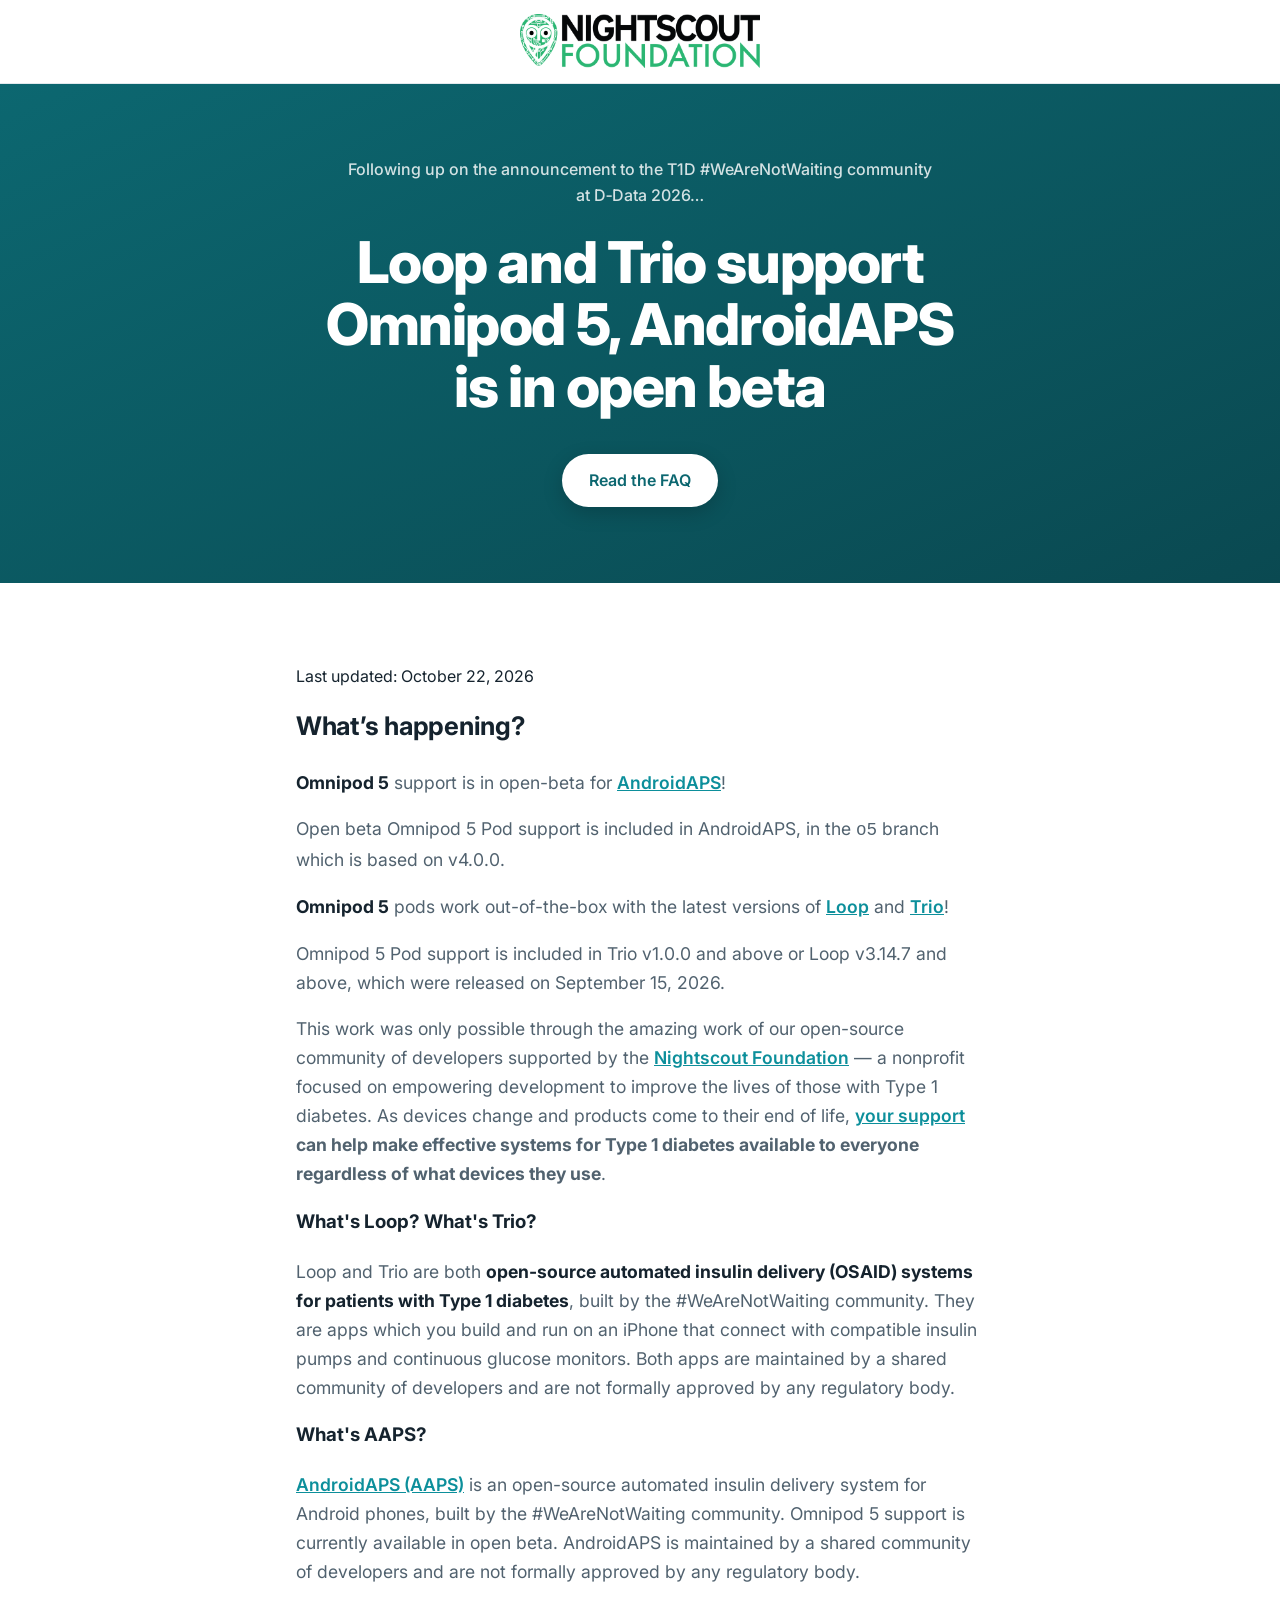
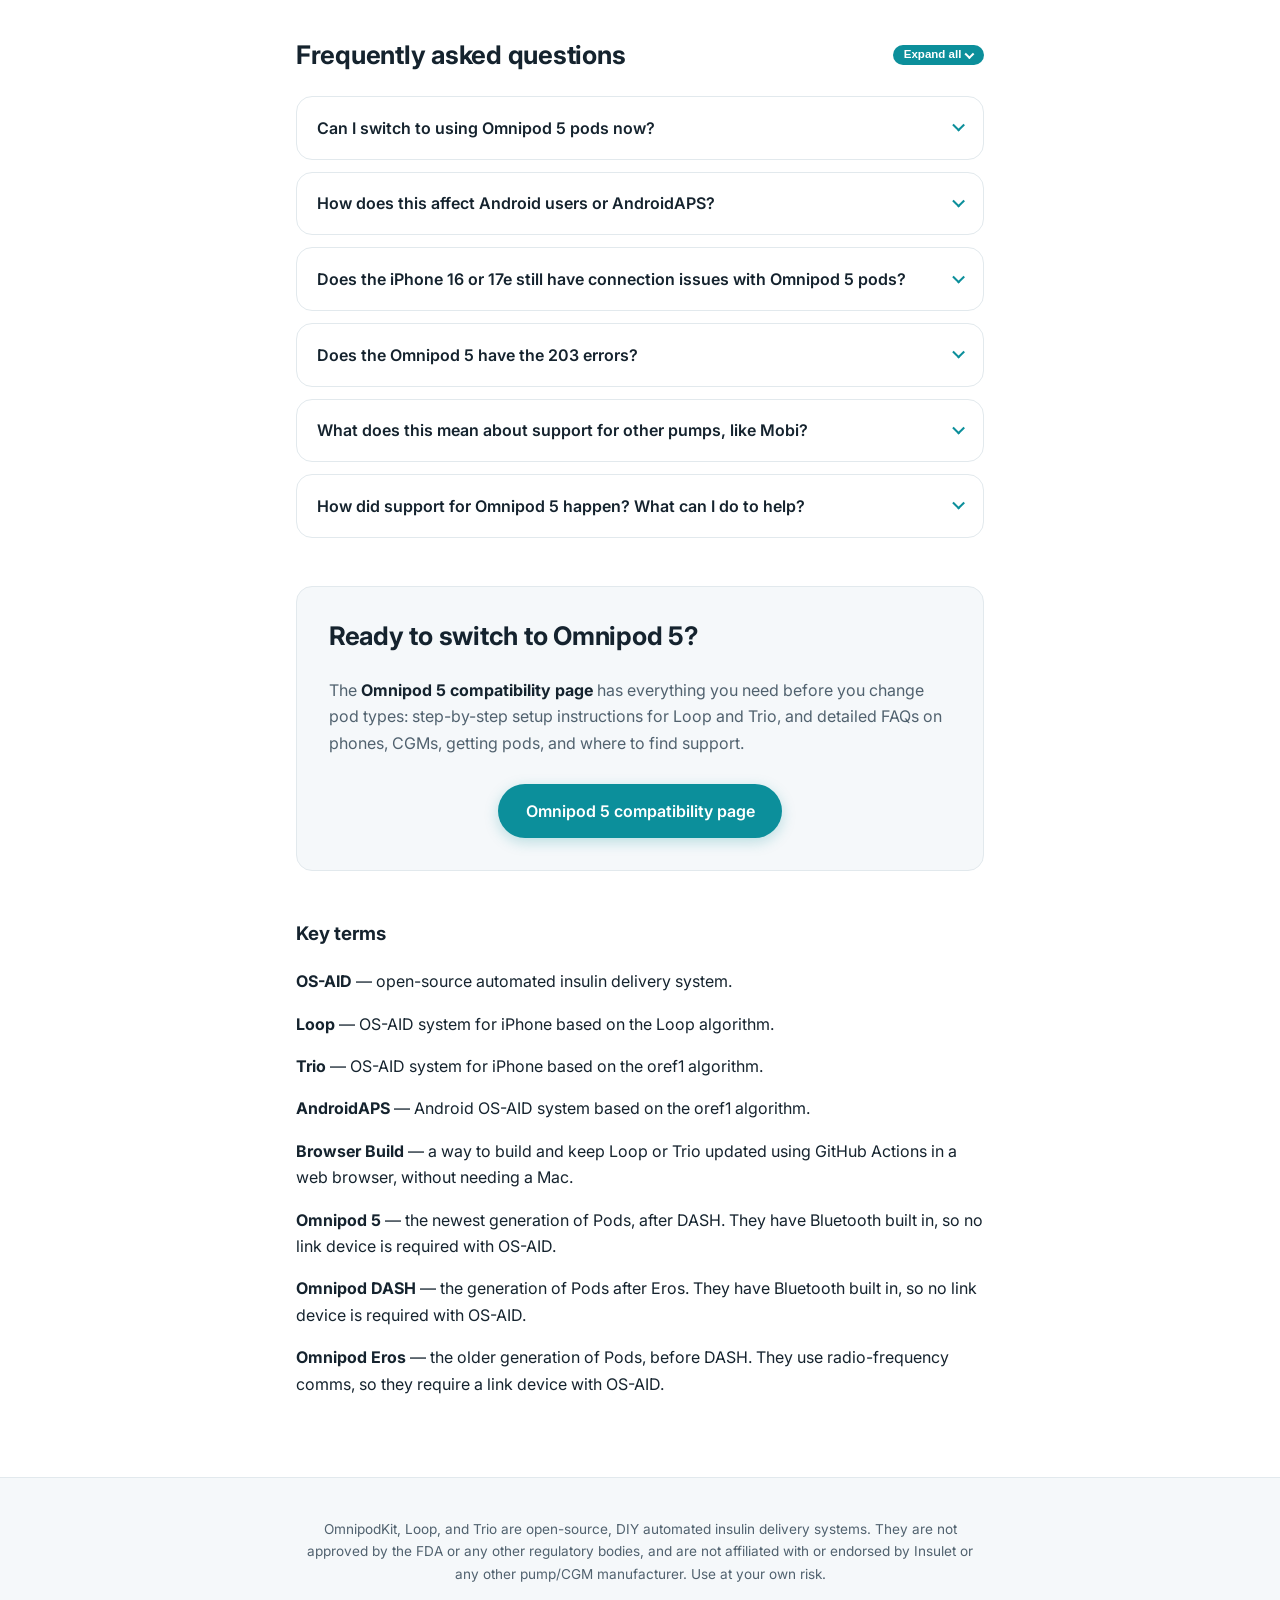
<file: index.html>
<!DOCTYPE html>
<html lang="en">
<head>
  <meta charset="utf-8">
  <meta name="viewport" content="width=device-width, initial-scale=1">
  <title>Omnipod 5 Support for Loop, Trio, and AndroidAPS</title>
  <meta name="description" content="Loop and Trio support Omnipod 5 Pods, and open beta testing is now available for AndroidAPS.">
  <link rel="canonical" href="https://nightscout.github.io/omnipod-five/">
  <link rel="icon" type="image/x-icon" href="favicon.ico">
  <meta name="theme-color" content="#0c6770">
  <meta property="og:site_name" content="Omnipod 5 Open-Source AID">
  <meta property="og:title" content="Omnipod 5 support for Loop, Trio, and AndroidAPS">
  <meta property="og:description" content="Loop and Trio support Omnipod 5 Pods, and open beta testing is now available for AndroidAPS.">
  <meta property="og:url" content="https://nightscout.github.io/omnipod-five/">
  <meta property="og:type" content="website">
  <meta property="og:image" content="https://nightscout.github.io/omnipod-five/og-image.png">
  <meta property="og:image:width" content="1200">
  <meta property="og:image:height" content="630">
  <meta property="og:image:alt" content="Nightscout Foundation logo">
  <meta name="twitter:card" content="summary_large_image">
  <meta name="twitter:title" content="Omnipod 5 support for Loop, Trio, and AndroidAPS">
  <meta name="twitter:description" content="Loop and Trio support Omnipod 5 Pods, and open beta testing is now available for AndroidAPS.">
  <meta name="twitter:image" content="https://nightscout.github.io/omnipod-five/og-image.png">
  <link rel="preconnect" href="https://fonts.googleapis.com">
  <link rel="preconnect" href="https://fonts.gstatic.com" crossorigin>
  <link href="https://fonts.googleapis.com/css2?family=Inter:wght@400;500;600;800&display=swap" rel="stylesheet">
  <link rel="stylesheet" href="style.css">
  <script async src="https://www.googletagmanager.com/gtag/js?id=UA-79494897-1"></script><script>window.dataLayer = window.dataLayer || [];function gtag(){dataLayer.push(arguments);}gtag('js', new Date());gtag('set', 'developer_id.dZjQwMz', true);gtag('config', 'UA-79494897-1');</script>
</head>
<body>
  <div class="topbar">
    <div class="wrap logos">
      <img class="logo-ns" src="https://nightscout.github.io/omnipod-five/logo.png" alt="Nightscout Foundation">
    </div>
  </div>

  <header class="hero">
    <div class="wrap">
      <p class="kicker">
        Following up on the announcement to the T1D #WeAreNotWaiting community at
        <span class="nowrap">D&#8209;Data&nbsp;2026&hellip;</span>
      </p>
      <h1>Loop and Trio support Omnipod&nbsp;5, AndroidAPS is in open beta</h1>
      <div class="cta-row">
        <a class="btn btn-primary" href="#faq">Read the FAQ</a>
      </div>
    </div>
  </header>

  <main class="wrap">
    <p>Last updated: October 22, 2026</p>
    <section id="about" class="about">
      <h2>What&rsquo;s happening?</h2>
      <p>
        <strong>Omnipod&nbsp;5</strong> support is in open-beta for 
        <a href="https://loopdocs.org" target="_blank" rel="noopener">AndroidAPS</a>!
      </p>
      <p>
        Open beta Omnipod&nbsp;5 Pod support is included in AndroidAPS, in the <code>o5</code> branch which is based on v4.0.0.
      </p>
      <p>
        <strong>Omnipod&nbsp;5</strong> pods work out-of-the-box with the latest versions of
        <a href="https://loopdocs.org" target="_blank" rel="noopener">Loop</a> and
        <a href="https://triodocs.org" target="_blank" rel="noopener">Trio</a>!
      </p>
      <p>
        Omnipod&nbsp;5 Pod support is included in Trio&nbsp;v1.0.0 and above or Loop&nbsp;v3.14.7 and above,
        which were released on September&nbsp;15,&nbsp;2026.
      </p>

      <p>This work was only possible through the amazing work of
        our open-source community of developers supported by the
        <a href="https://www.nightscoutfoundation.org/new-products/p/direct-donation-apa26" target="_blank" rel="noopener">Nightscout Foundation</a>
        &mdash; a nonprofit focused on empowering development to improve the lives of those with
        Type&nbsp;1 diabetes.
        As devices change and products come to their end of life, <b><a href="https://www.nightscoutfoundation.org/new-products/p/direct-donation-apa26" target="_blank" rel="noopener">your support</a> can help make effective systems for Type 1 diabetes available to everyone regardless of what devices they use</b>.</p>

        
      <h3>What's Loop? What's Trio?</h3>
      <p>
        Loop and Trio are both <strong>open-source automated insulin delivery (OSAID) systems for patients with Type 1 diabetes</strong>, built by the #WeAreNotWaiting community.
        They are apps which you build and run on an iPhone that connect with compatible insulin pumps and continuous glucose monitors.
        Both apps are maintained by a shared community of developers and are not formally approved by any regulatory body.
      </p>
      <h3>What's AAPS?</h3>
      <p>
        <a href="https://androidaps.readthedocs.io/en/latest/" target="_blank" rel="noopener">AndroidAPS (AAPS)</a>
        is an open-source automated insulin delivery system for Android phones, built by the #WeAreNotWaiting community.
        Omnipod&nbsp;5 support is currently available in open beta. AndroidAPS is maintained by a shared community of developers and are not formally approved by any regulatory body.
      </p>

    </section>

    <section id="faq" class="faq" itemscope itemtype="https://schema.org/FAQPage">
      <h2 class="faq-head">Frequently asked questions
        <span class="faq-head-actions">
          <button type="button" class="btn faq-expand-toggle">Expand all</button>
        </span>
      </h2>

      <details id="switch-now" itemprop="mainEntity" itemscope itemtype="https://schema.org/Question">
        <summary itemprop="name">Can I switch to using Omnipod 5 pods now?</summary>
        <meta itemprop="keywords" content="availability, available now, use today, ready, switch, main branch, update, omnipodkit, dash, eros, 203 errors, atlas, version, v1.0.0, v3.14.7">
        <div class="answer" itemprop="acceptedAnswer" itemscope itemtype="https://schema.org/Answer"><div itemprop="text">
          <p>
            <b>Yes!</b> Omnipod&nbsp;5 support, along with a fix which reduces the frequency of 203 errors with DASH Atlas pods, is now in the
            main branches of both Loop and Trio. Update your app to the latest version, then
            switch your pod type to Omnipod&nbsp;5.
          </p>
          <p>
            See the <a href="compatibility.html">Omnipod&nbsp;5 compatibility page</a> for known
            limitations, setup instructions, and more detailed FAQs.
          </p>
        </div></div>
      </details>

      <details id="androidaps" itemprop="mainEntity" itemscope itemtype="https://schema.org/Question">
        <summary itemprop="name">How does this affect Android users or AndroidAPS?</summary>
        <meta itemprop="keywords" content="android, aaps, samsung, pixel, eta, timeline, discord, facebook">
        <div class="answer" itemprop="acceptedAnswer" itemscope itemtype="https://schema.org/Answer"><div itemprop="text">
          <p>
            Loop and Trio are for iOS (iPhone) only. If you are very keen to use Omnipod 5 pods,
            you can join the AndroidAPS open beta on Android or get an iPhone and switch to Loop or Trio.
          </p>
          <p>
            Omnipod&nbsp;5 support is now available in the AndroidAPS open beta. This is beta
            software, so review the AAPS guidance and make sure you understand the risks before
            using it.
          </p>
          <p>
            For open beta information and updates, monitor the
            <a href="https://www.facebook.com/groups/1900195340201874/" target="_blank" rel="noopener">AAPS Users Facebook group</a>
            or the <a href="https://discord.gg/unXQHEEYtF" target="_blank" rel="noopener">WeAreNotWaiting Discord server</a>.
          </p>
        </div></div>
      </details>

      <details id="iphone-16-17e" itemprop="mainEntity" itemscope itemtype="https://schema.org/Question">
        <summary itemprop="name">Does the iPhone 16 or 17e still have connection issues with Omnipod 5 pods?</summary>
        <meta itemprop="keywords" content="iphone 16, iphone 17e, connection issues, bluetooth, disconnect, pairing, atlas, dash, compatibility, phone model">
        <div class="answer" itemprop="acceptedAnswer" itemscope itemtype="https://schema.org/Answer"><div itemprop="text">
          <p>
            There has been no indication that the iPhone&nbsp;16 or 17e have the same
            connection issues with Omnipod&nbsp;5 pods as with DASH Atlas pods.
          </p>
        </div></div>
      </details>

      <details id="203-errors" itemprop="mainEntity" itemscope itemtype="https://schema.org/Question">
        <summary itemprop="name">Does the Omnipod 5 have the 203 errors?</summary>
        <meta itemprop="keywords" content="203 error, pod error, fault, failure, screamer, alarm, atlas, dash, bluetooth, main branch">
        <div class="answer" itemprop="acceptedAnswer" itemscope itemtype="https://schema.org/Answer"><div itemprop="text">
          <p>
            We can&rsquo;t guarantee you won&rsquo;t encounter a 203 error or any other
            error, but at this time there has been no indication that the frequency of
            203 errors persists with Omnipod&nbsp;5 pods.
          </p>
          <p>
            Also, if you update your Loop or Trio app to the latest version on the main branch,
            you&rsquo;ll get a fix which reduces the frequency of 203 errors with DASH Atlas pods.
          </p>
        </div></div>
      </details>

      <details id="other-pumps" itemprop="mainEntity" itemscope itemtype="https://schema.org/Question">
        <summary itemprop="name">What does this mean about support for other pumps, like Mobi?</summary>
        <meta itemprop="keywords" content="tandem mobi, t:slim, tslim, other pumps, new pumps, pump support">
        <div class="answer" itemprop="acceptedAnswer" itemscope itemtype="https://schema.org/Answer"><div itemprop="text">
          <p>
            The same developers working on Omnipod&nbsp;5 are also working on Mobi.
            Omnipod&nbsp;5 took priority due to the drastic increase in 203 errors and
            iPhone 16/17e communication issues. We are still working on Mobi and
            hope to have an update for you&hellip; soon&trade;&#65039;&hellip;
          </p>
        </div></div>
      </details>

      <details id="how-to-help" itemprop="mainEntity" itemscope itemtype="https://schema.org/Question">
        <summary itemprop="name">How did support for Omnipod&nbsp;5 happen? What can I do to help?</summary>
        <meta itemprop="keywords" content="donate, donation, support, funding, contribute, volunteer, nightscout foundation, nonprofit, give back, how it happened">
        <div class="answer" itemprop="acceptedAnswer" itemscope itemtype="https://schema.org/Answer"><div itemprop="text">
          <p>
            Loop and Trio are projects built and maintained entirely by volunteers,
            and they will always be free to use. The Omnipod&nbsp;5 driver alone in
            OmnipodKit represents years of volunteer work by open-source developers,
            supported through the Nightscout Foundation. If these systems have helped
            you and you&rsquo;d like to help support the community, the
            <a href="https://www.nightscoutfoundation.org/new-products/p/direct-donation-apa26" target="_blank" rel="noopener">Nightscout Foundation</a>
            is a nonprofit focused on empowering development to improve the lives of
            those with Type&nbsp;1 diabetes and would be grateful for your support.
          </p>
        </div></div>
      </details>

    </section>

    <section id="compatibility" class="callout">
      <h2>Ready to switch to Omnipod&nbsp;5?</h2>
      <p>
        The <strong>Omnipod&nbsp;5 compatibility page</strong> has everything you need before you change pod types:
        step-by-step setup instructions for Loop and Trio, and detailed FAQs on
        phones, CGMs, getting pods, and where to find support.
      </p>
      <div class="cta-row">
        <a class="btn" href="compatibility.html">Omnipod&nbsp;5 compatibility page</a>
      </div>
    </section>

    <section id="key-terms" class="key-terms">
      <h3>Key terms</h3>
      <p><strong>OS-AID</strong> &mdash; open-source automated insulin delivery system.</p>
      <p><strong>Loop</strong> &mdash; OS-AID system for iPhone based on the Loop algorithm.</p>
      <p><strong>Trio</strong> &mdash; OS-AID system for iPhone based on the oref1 algorithm.</p>
      <p><strong>AndroidAPS</strong> &mdash; Android OS-AID system based on the oref1 algorithm.</p>
      <p><strong>Browser Build</strong> &mdash; a way to build and keep Loop or Trio updated using GitHub Actions in a web browser, without needing a Mac.</p>
      <p><strong>Omnipod 5</strong> &mdash; the newest generation of Pods, after DASH. They have Bluetooth built in, so no link device is required with OS-AID.</p>
      <p><strong>Omnipod DASH</strong> &mdash; the generation of Pods after Eros. They have Bluetooth built in, so no link device is required with OS-AID.</p>
      <p><strong>Omnipod Eros</strong> &mdash; the older generation of Pods, before DASH. They use radio-frequency comms, so they require a link device with OS-AID.</p>
    </section>
  </main>

  <footer class="site-footer">
    <div class="wrap">
      <p class="disclaimer">
        OmnipodKit, Loop, and Trio are open-source, DIY automated insulin
        delivery systems. They are not approved by the FDA or any other regulatory bodies, and are not
        affiliated with or endorsed by Insulet or any other pump/CGM manufacturer. Use at
        your own risk.
      </p>
    </div>
  </footer>

  <script src="faq.js" defer></script>
</body>
</html>
</file>
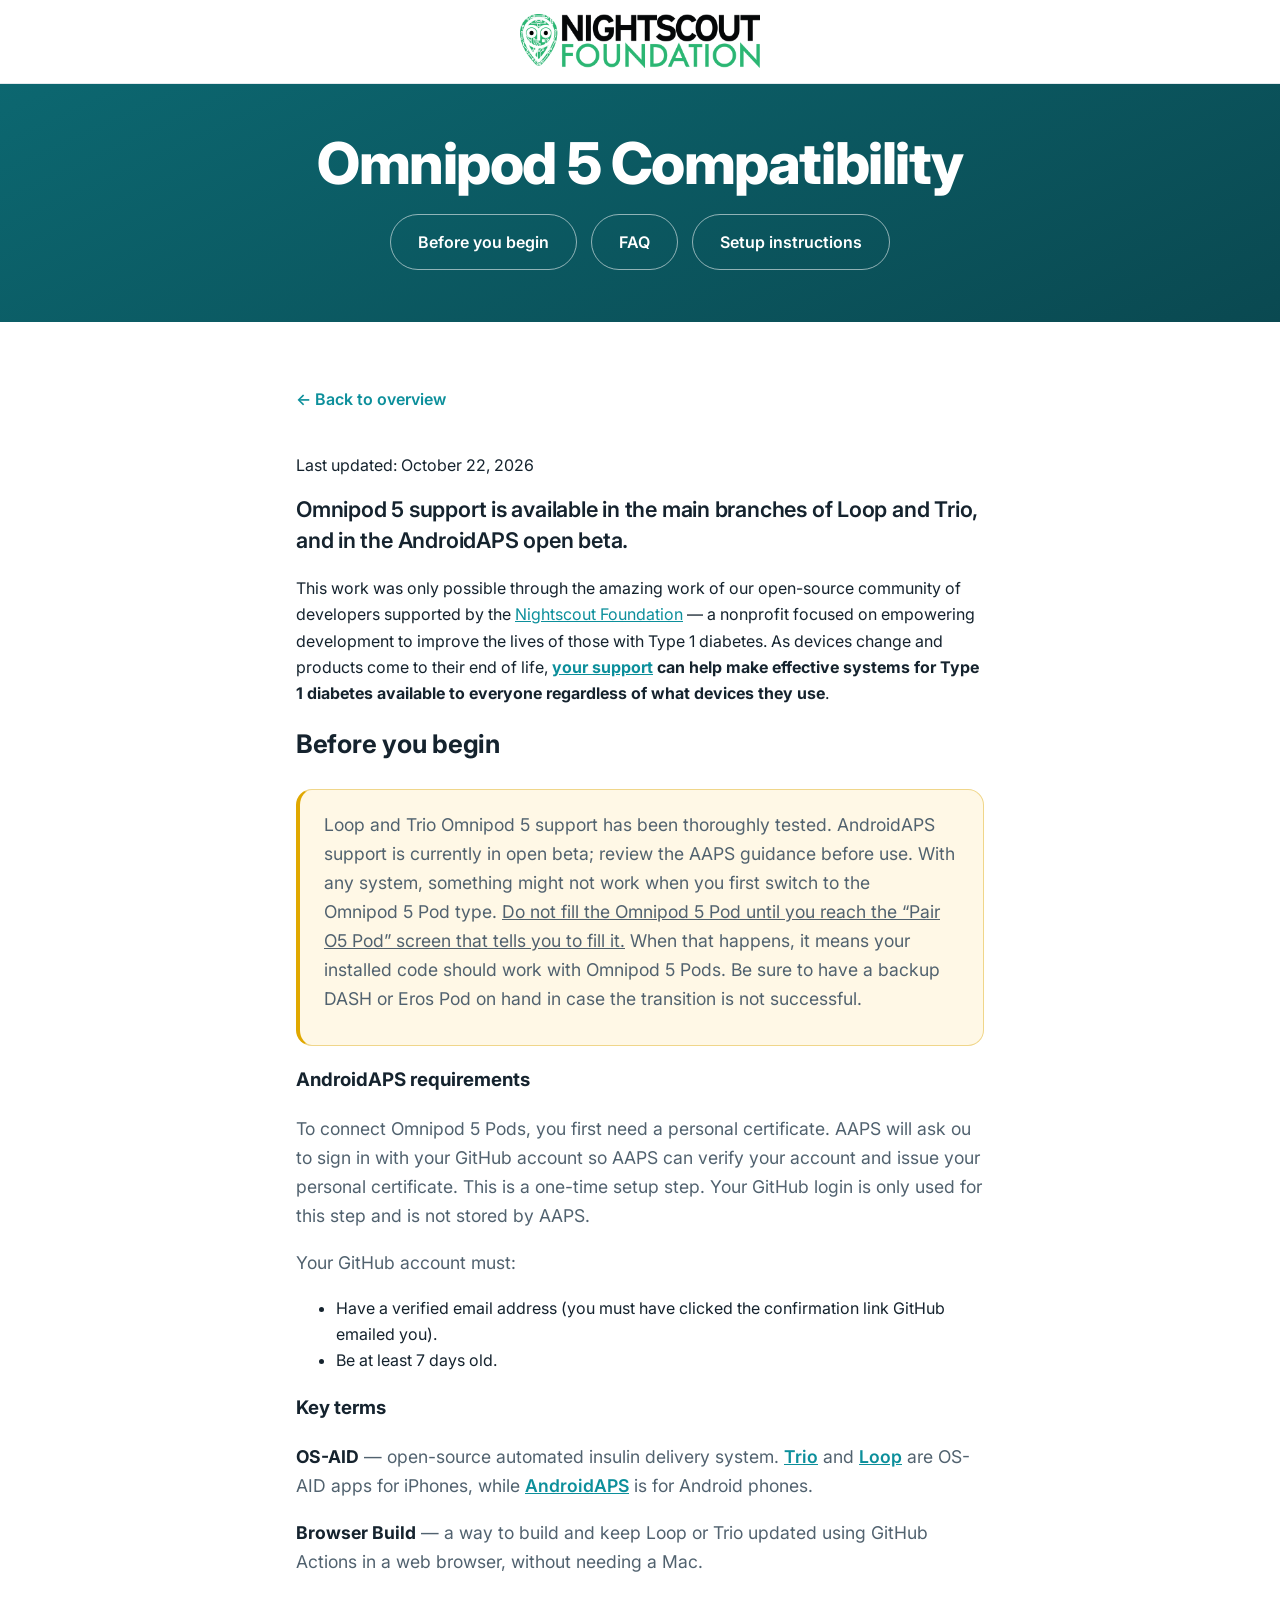
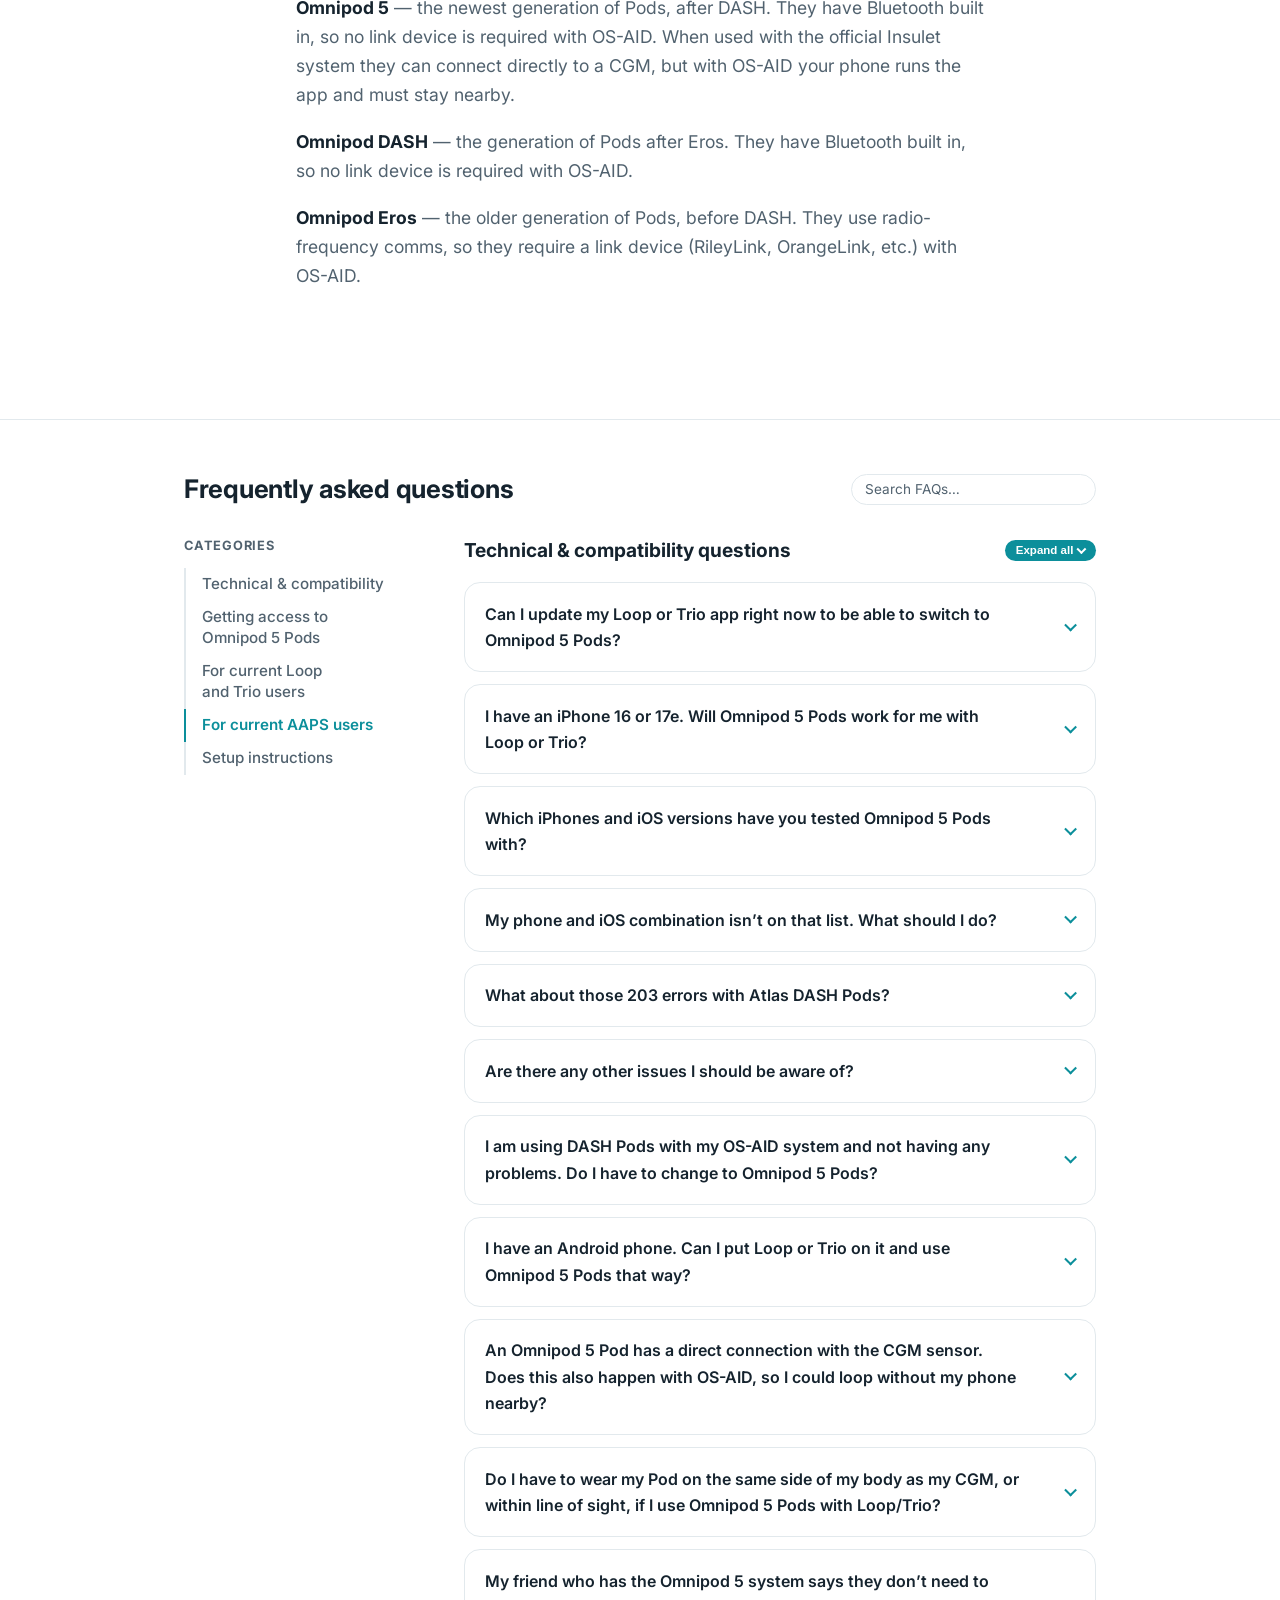
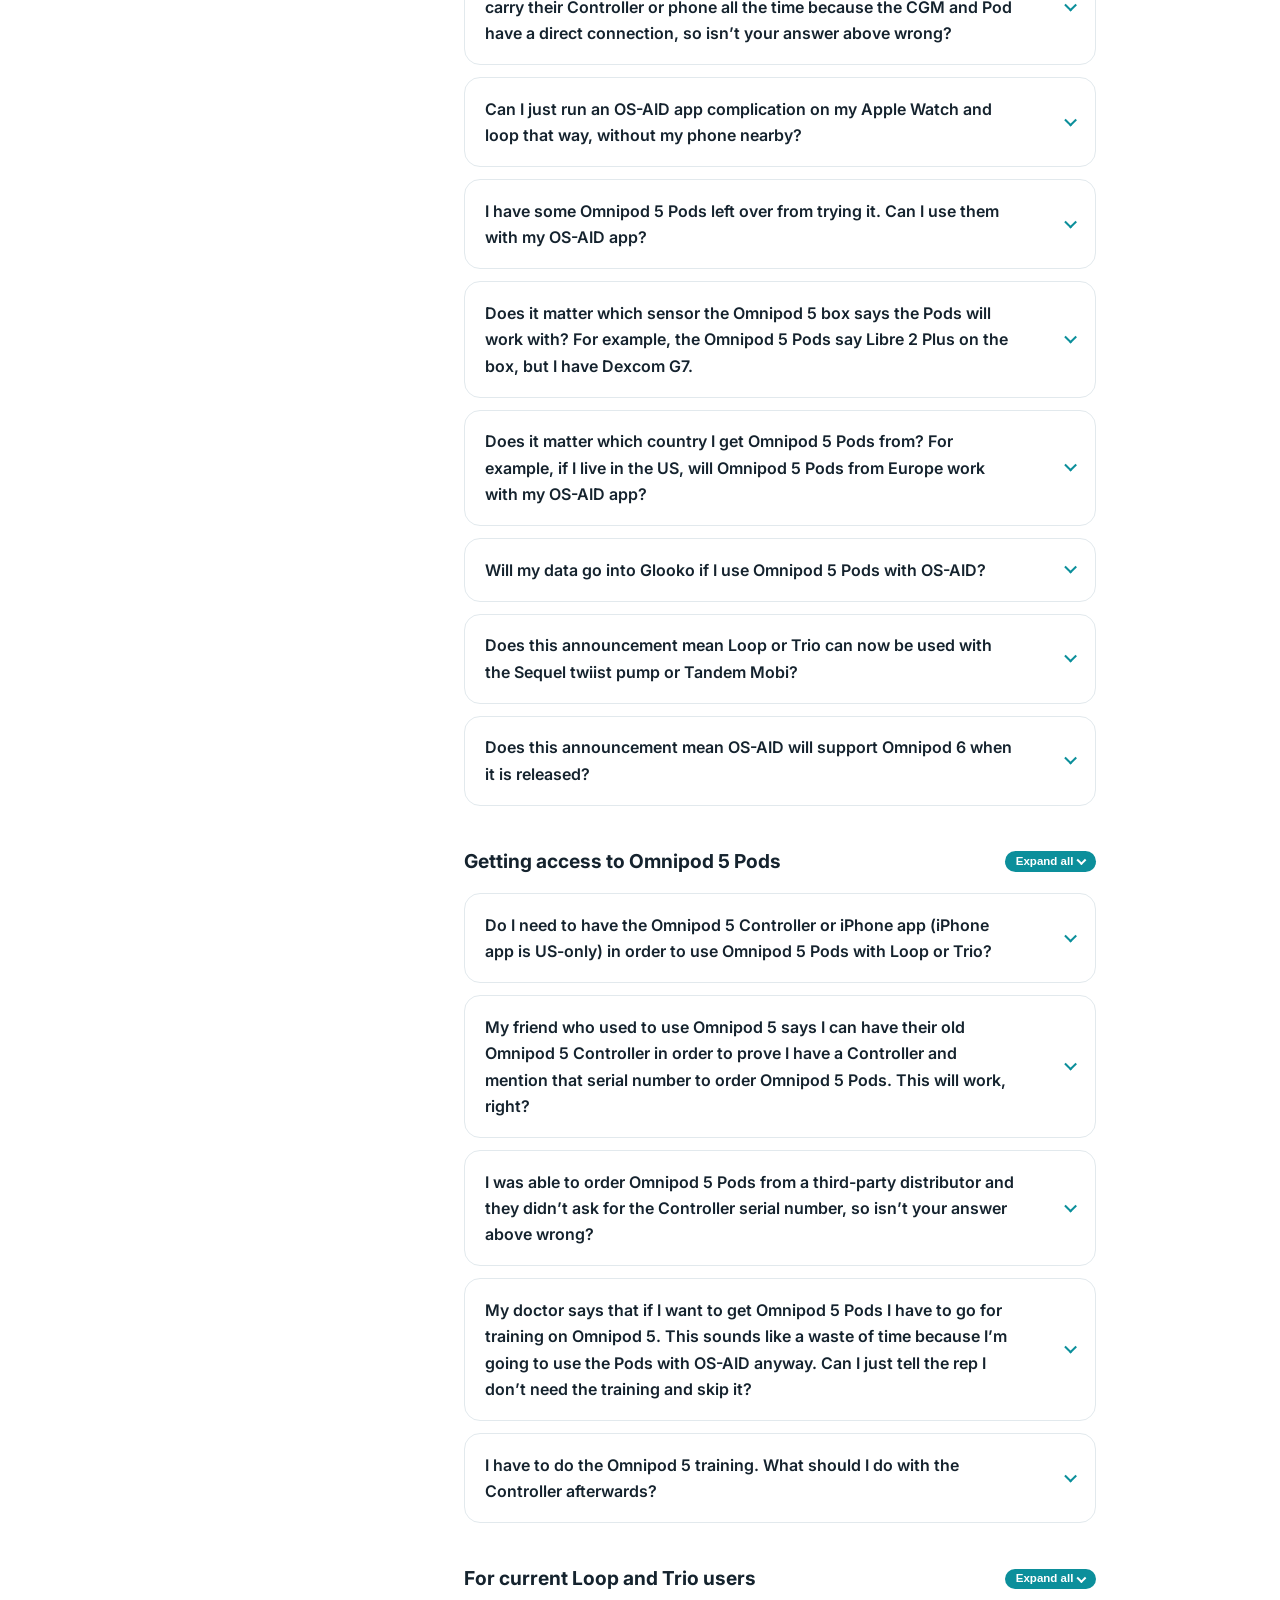
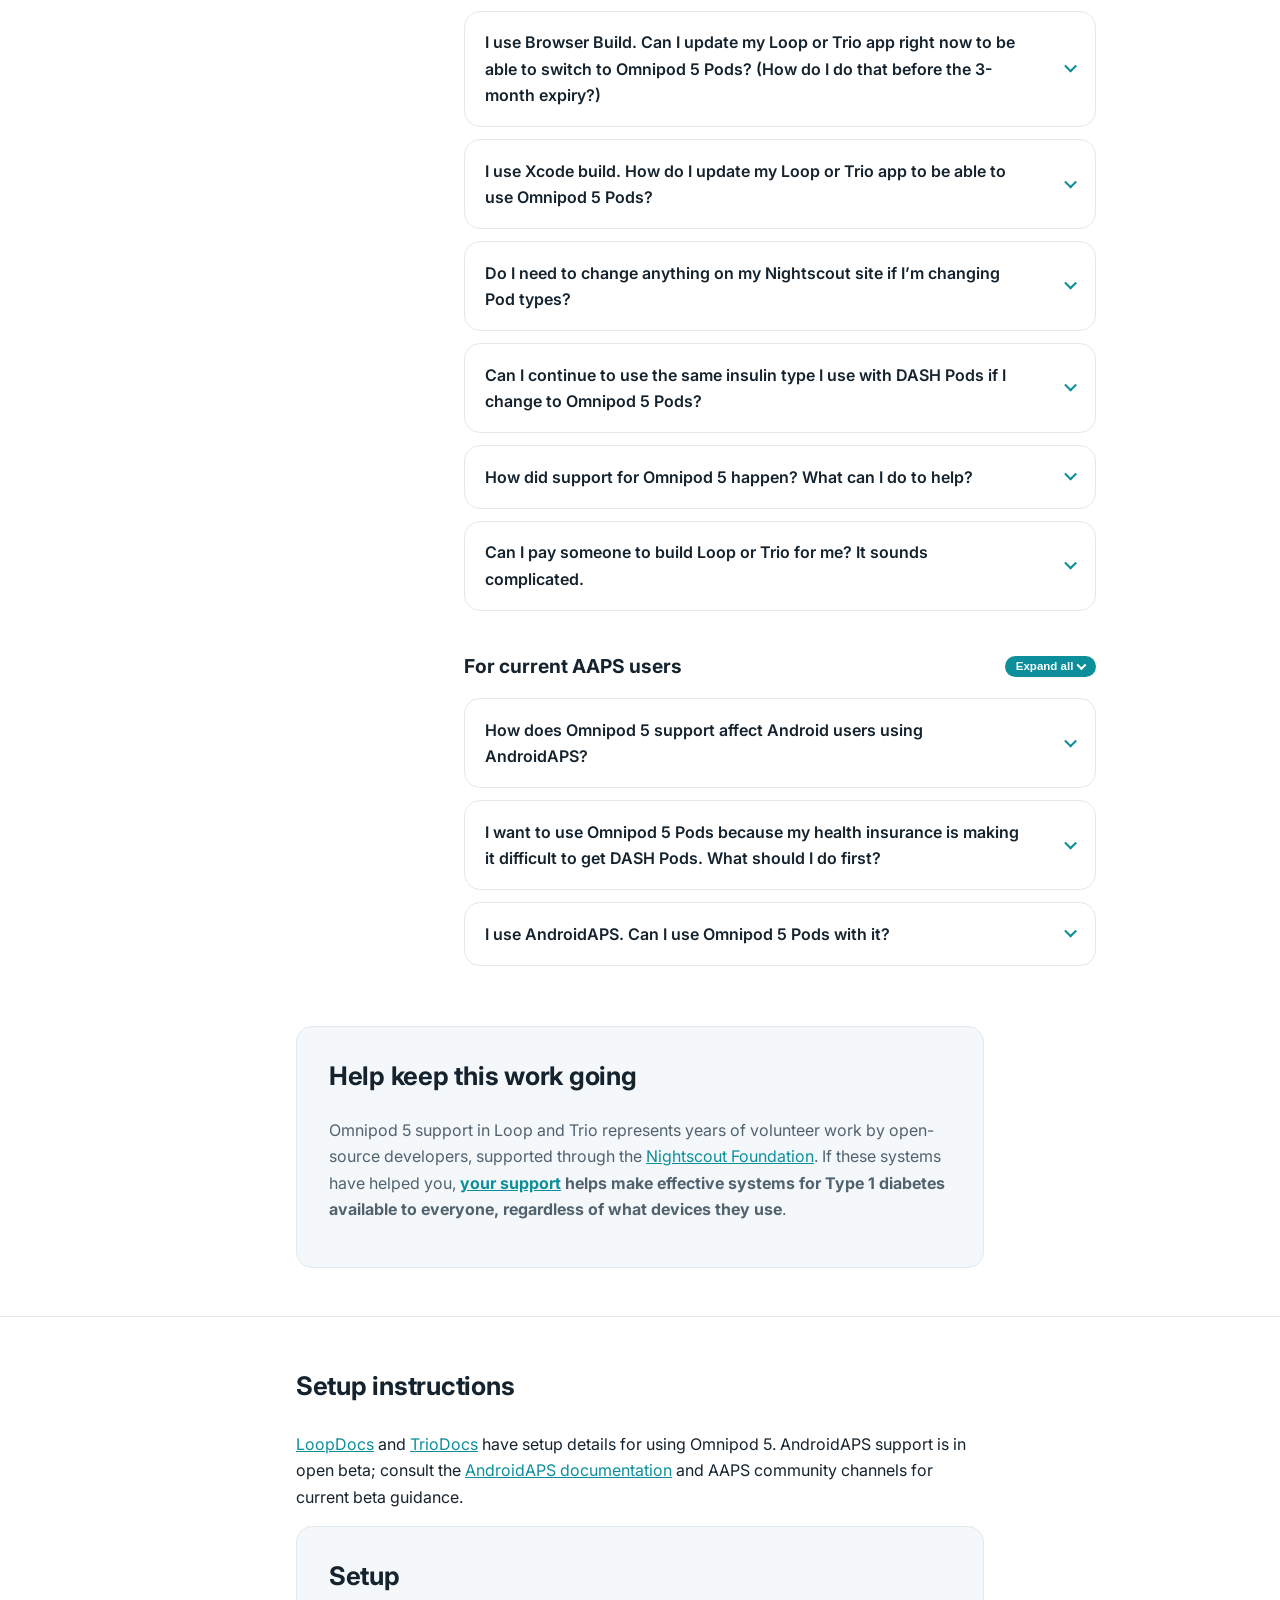
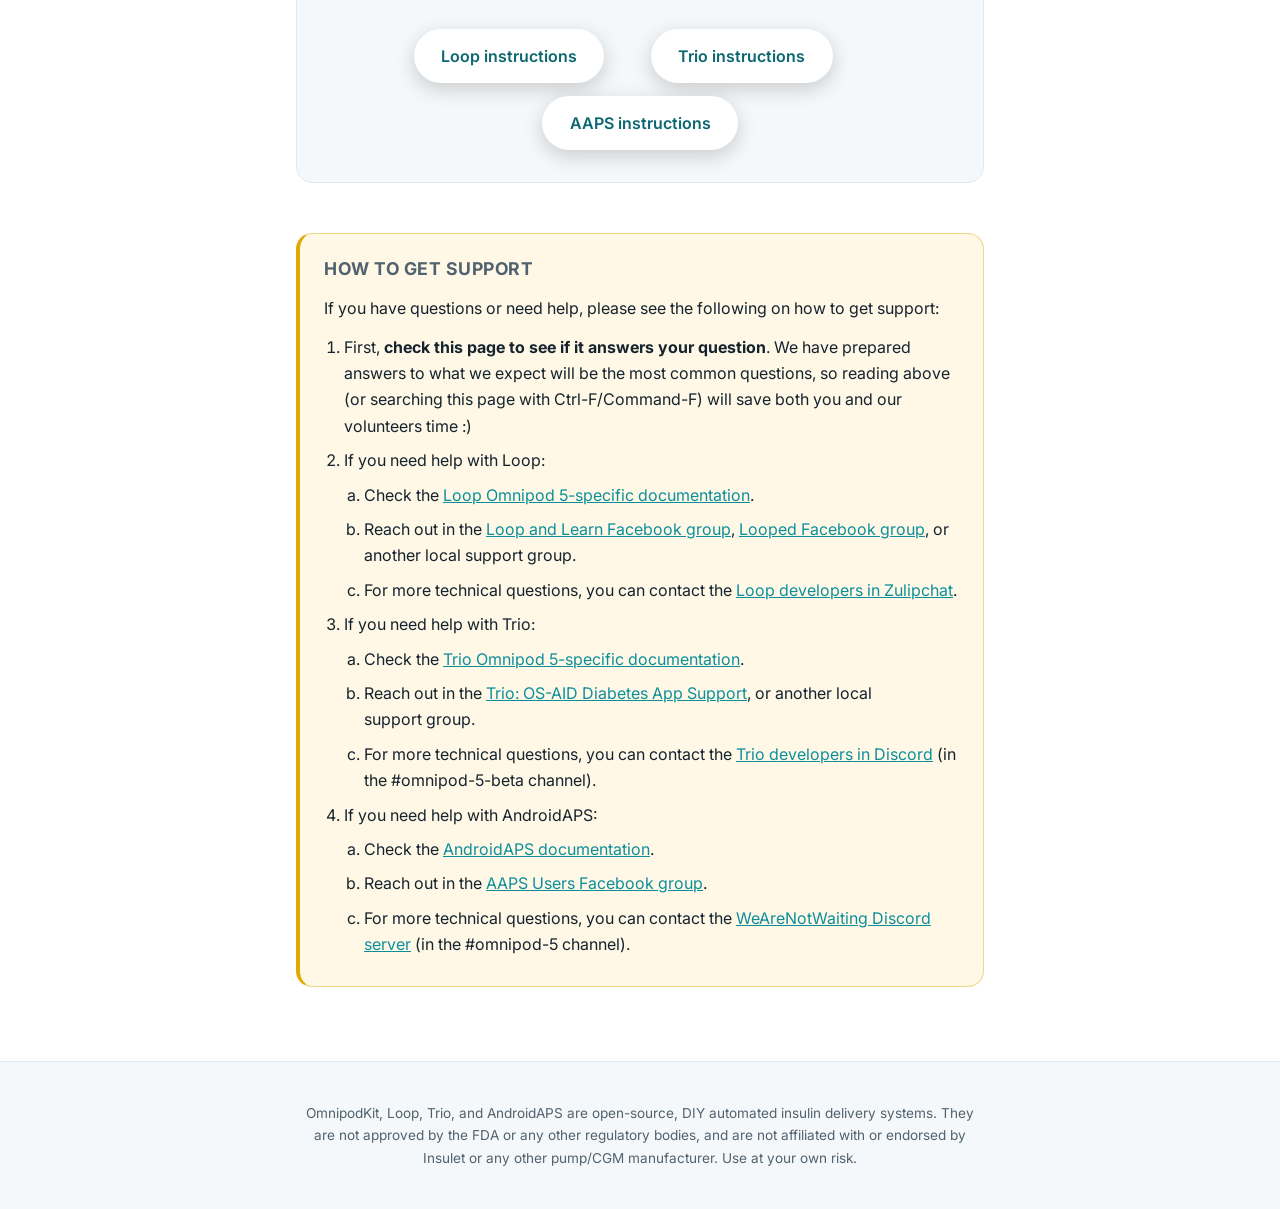
<file: compatibility.html>
<!DOCTYPE html>
<html lang="en">
<head>
  <meta charset="utf-8">
  <meta name="viewport" content="width=device-width, initial-scale=1">
  <title>Omnipod 5 Compatibility for Loop, Trio, and AndroidAPS</title>
  <meta name="description" content="FAQs and setup information for using Omnipod 5 Pods with Loop and Trio, plus AndroidAPS open beta compatibility.">
  <link rel="canonical" href="https://nightscout.github.io/omnipod-five/compatibility.html">
  <link rel="icon" type="image/x-icon" href="favicon.ico">
  <meta name="theme-color" content="#0c6770">
  <meta property="og:site_name" content="Omnipod 5 Open-Source AID">
  <meta property="og:title" content="Omnipod 5 Compatibility for Loop, Trio, and AndroidAPS">
  <meta property="og:description" content="FAQs and setup information for using Omnipod 5 Pods with Loop and Trio, plus AndroidAPS open beta compatibility.">
  <meta property="og:url" content="https://nightscout.github.io/omnipod-five/compatibility.html">
  <meta property="og:type" content="website">
  <meta property="og:image" content="https://nightscout.github.io/omnipod-five/og-image.png">
  <meta property="og:image:width" content="1200">
  <meta property="og:image:height" content="630">
  <meta property="og:image:alt" content="Nightscout Foundation logo">
  <meta name="twitter:card" content="summary_large_image">
  <meta name="twitter:title" content="Omnipod 5 Compatibility for Loop, Trio, and AndroidAPS">
  <meta name="twitter:description" content="FAQs and setup information for using Omnipod 5 Pods with Loop and Trio, plus AndroidAPS open beta compatibility.">
  <meta name="twitter:image" content="https://nightscout.github.io/omnipod-five/og-image.png">
  <link rel="preconnect" href="https://fonts.googleapis.com">
  <link rel="preconnect" href="https://fonts.gstatic.com" crossorigin>
  <link href="https://fonts.googleapis.com/css2?family=Inter:wght@400;500;600;800&display=swap" rel="stylesheet">
  <link rel="stylesheet" href="style.css">
  <script async src="https://www.googletagmanager.com/gtag/js?id=UA-79494897-1"></script><script>window.dataLayer = window.dataLayer || [];function gtag(){dataLayer.push(arguments);}gtag('js', new Date());gtag('set', 'developer_id.dZjQwMz', true);gtag('config', 'UA-79494897-1');</script>
</head>
<body>
  <div class="topbar">
    <div class="wrap logos">
      <img class="logo-ns" src="https://nightscout.github.io/omnipod-five/logo.png" alt="Nightscout Foundation">
    </div>
  </div>

  <header class="hero subpage">
    <div class="wrap">
      <h1>Omnipod 5 Compatibility</h1>
      <div class="cta-row">
        <a class="btn btn-ghost" href="#intro">Before you begin</a>
        <a class="btn btn-ghost" href="#faq">FAQ</a>
        <a class="btn btn-ghost" href="#setup">Setup instructions</a>
      </div>
    </div>
  </header>

  <main class="wrap">
    <a class="back-link" href="index.html">&larr; Back to overview</a>

    <p>Last updated: October 22, 2026</p>

    <p class="lede">Omnipod&nbsp;5 support is available in the main branches of Loop and Trio, and in the AndroidAPS open beta.</p>
    <p>This work was only possible through the amazing work of our open-source community of developers supported by the
      <a href="https://www.nightscoutfoundation.org/new-products/p/direct-donation-apa26" target="_blank" rel="noopener">Nightscout Foundation</a>
      &mdash; a nonprofit focused on empowering development to improve the lives of those with Type&nbsp;1 diabetes.
      As devices change and products come to their end of life, <b><a href="https://www.nightscoutfoundation.org/new-products/p/direct-donation-apa26" target="_blank" rel="noopener">your support</a> can help make effective systems for Type 1 diabetes available to everyone regardless of what devices they use</b>.</p>

    <section id="intro" class="about">
      <h2>Before you begin</h2>
      <div class="warning">
        <p>
          Loop and Trio Omnipod&nbsp;5 support has been thoroughly tested. AndroidAPS support is currently in open beta; review the AAPS guidance before use. With any system, something might not work when you first switch to the Omnipod&nbsp;5 Pod type.
          <u>Do not fill the Omnipod&nbsp;5 Pod until you reach the &ldquo;Pair O5 Pod&rdquo; screen that tells you to fill it.</u>
          When that happens, it means your installed code should work with Omnipod&nbsp;5 Pods.
          Be sure to have a backup DASH or Eros Pod on hand in case the transition is not successful.
        </p>
      </div>

      <section id="androidaps-requirements">
        <h3>AndroidAPS requirements</h3>
        <p>
          To connect Omnipod&nbsp;5 Pods, you first need a personal certificate. AAPS will ask ou to sign in with your GitHub account so AAPS can verify your account and issue your personal certificate. This is a one-time setup step. Your GitHub login is only used for this step and is not stored by AAPS.
        </p>
        <p>Your GitHub account must:</p>
        <ul>
          <li>Have a verified email address (you must have clicked the confirmation link GitHub emailed you).</li>
          <li>Be at least 7 days old.</li>
        </ul>
      </section>

      <h3 id="key-terms">Key terms</h3>
      <p><strong>OS-AID</strong> &mdash; open-source automated insulin delivery system. <a href="https://triodocs.org">Trio</a> and <a href="https://loopdocs.org">Loop</a> are OS-AID apps for iPhones, while <a href="https://androidaps.readthedocs.io/en/latest/">AndroidAPS</a> is for Android phones.</p>
      <p><strong>Browser Build</strong> &mdash; a way to build and keep Loop or Trio updated using GitHub Actions in a web browser, without needing a Mac.</p>
      <p><strong>Omnipod 5</strong> &mdash; the newest generation of Pods, after DASH. They have Bluetooth built in, so no link device is required with OS-AID. When used with the official Insulet system they can connect directly to a CGM, but with OS-AID your phone runs the app and must stay nearby.</p>
      <p><strong>Omnipod DASH</strong> &mdash; the generation of Pods after Eros. They have Bluetooth built in, so no link device is required with OS-AID.</p>
      <p><strong>Omnipod Eros</strong> &mdash; the older generation of Pods, before DASH. They use radio-frequency comms, so they require a link device (RileyLink, OrangeLink, etc.) with OS-AID.</p>
    </section>
  </main>

  <section class="faq faq-band">
    <div class="faq-inner">
      <h2 id="faq" class="faq-head">Frequently asked questions
        <span class="faq-head-actions">
          <input type="search" class="faq-search-input" placeholder="Search FAQs&hellip;" aria-label="Search FAQs">
        </span>
      </h2>

      <div class="faq-layout">
        <nav class="faq-toc" aria-label="FAQ categories">
          <h3>Categories</h3>
          <ol>
            <li><a href="#faq-technical">Technical &amp; compatibility</a></li>
            <li><a href="#faq-access">Getting access to Omnipod&nbsp;5 Pods</a></li>
            <li><a href="#faq-ios-osaid">For current Loop and Trio users</a></li>
            <li><a href="#faq-aaps">For current AAPS users</a></li>
            <li><a href="#setup">Setup instructions</a></li>
          </ol>
        </nav>

        <div class="faq-groups" itemscope itemtype="https://schema.org/FAQPage">
          <div class="faq-group" id="faq-technical">
            <h3 class="faq-head">Technical &amp; compatibility questions <button type="button" class="btn faq-expand-toggle">Expand all</button></h3>

            <details id="update-now" itemprop="mainEntity" itemscope itemtype="https://schema.org/Question">
              <summary itemprop="name">Can I update my Loop or Trio app right now to be able to switch to Omnipod&nbsp;5 Pods?</summary>
              <meta itemprop="keywords" content="update now, switch now, atlas, 203 errors, fault rate, closed beta, dash, main branch, bluetooth">
              <div class="answer" itemprop="acceptedAnswer" itemscope itemtype="https://schema.org/Answer"><div itemprop="text">
                <p>If you are affected by problems with the DASH Atlas Pods&mdash;either frequent 203 errors, or you have an iPhone&nbsp;16 (all models) or 17e&mdash;switching to Omnipod&nbsp;5 will resolve both of these issues. Also, if you update your Loop or Trio app to the latest version on the main branch, you&rsquo;ll get a fix which reduces the frequency of 203 errors with DASH Atlas pods. Additionally, the new method for connecting to pod Bluetooth for DASH and Omnipod 5, included in the released code, coincidentally reduces 203 errors for DASH Pods.</p>
                <p>In closed beta testing with over 100 pods, <b>less than 5% of Omnipod&nbsp;5 Pods experienced an error or fault</b>. (The pods that experienced faults were primarily pods past their expiration date which stopped due to battery depletion.)</p>
                <p>If you are a DASH user not affected by Atlas pod issues or 203 errors, there is no reason to urgently switch to Omnipod&nbsp;5.</p>
              </div></div>
            </details>
            <details id="iphone-16-17e" itemprop="mainEntity" itemscope itemtype="https://schema.org/Question">
              <summary itemprop="name">I have an iPhone&nbsp;16 or 17e. Will Omnipod&nbsp;5 Pods work for me with Loop or Trio?</summary>
              <meta itemprop="keywords" content="iphone 16, iphone 17e, connection issues, bluetooth, disconnect, pairing, atlas, compatibility, keep alive, keep-alive, reset, settings">
              <div class="answer" itemprop="acceptedAnswer" itemscope itemtype="https://schema.org/Answer"><div itemprop="text">
                <p>Yes, with no reported issues. The issues you are aware of relate to DASH Pods with the Atlas boards inside.</p>
                <p>If you continue with Atlas DASH pods and use a 16/17e&mdash;be aware the released code reset the Pod Keep Alive settings so you need to enable them again. Switching Pod Types away from DASH and then back to DASH also resets the Pod Keep Alive setting.</p>
              </div></div>
            </details>
            <details id="tested-devices" itemprop="mainEntity" itemscope itemtype="https://schema.org/Question">
              <summary itemprop="name">Which iPhones and iOS versions have you tested Omnipod&nbsp;5 Pods with?</summary>
              <meta itemprop="keywords" content="tested devices, phone models, ios 18, ios 26, iphone 17, iphone 16, iphone 15, iphone 13, iphone se, compatibility">
              <div class="answer" itemprop="acceptedAnswer" itemscope itemtype="https://schema.org/Answer"><div itemprop="text">
                <p>We have specifically tested with iPhone&nbsp;17 Pro, 17 Air, 16 Pro, iPhone&nbsp;15 Pro, iPhone&nbsp;13, iPhone&nbsp;SE 2nd generation, and iPhone&nbsp;SE 3rd generation on iOS&nbsp;18 and iOS&nbsp;26.</p>
              </div></div>
            </details>
            <details id="untested-devices" itemprop="mainEntity" itemscope itemtype="https://schema.org/Question">
              <summary itemprop="name">My phone and iOS combination isn&rsquo;t on that list. What should I do?</summary>
              <meta itemprop="keywords" content="untested phone, unsupported, older iphone, ios version, compatibility">
              <div class="answer" itemprop="acceptedAnswer" itemscope itemtype="https://schema.org/Answer"><div itemprop="text">
                <p>We have thoroughly tested the most common iPhones during Beta testing. Robust testing on an iPhone&nbsp;16 and a 17e indicated that Omnipod&nbsp;5 Pods are NOT affected by the connection issues present on DASH Pods. We do not expect other iPhone models to have issues, as long as they are able to support at least iOS&nbsp;18.</p>
              </div></div>
            </details>
            <details id="203-errors" itemprop="mainEntity" itemscope itemtype="https://schema.org/Question">
              <summary itemprop="name">What about those 203 errors with Atlas DASH Pods?</summary>
              <meta itemprop="keywords" content="203 error, pod error, fault, failure, screamer, alarm, atlas, saw, labels, bluetooth">
              <div class="answer" itemprop="acceptedAnswer" itemscope itemtype="https://schema.org/Answer"><div itemprop="text">
                <p>There are no reported issues with in-date, unexpired Omnipod&nbsp;5 Pods. (The issues you are aware of relate to DASH Pods with the Atlas boards inside.) Note that because they are a different device generation, Omnipod&nbsp;5 Pods are NOT labeled with &ldquo;SAW&rdquo; or &ldquo;ATLAS&rdquo; like DASH Pods, and in testing, Omnipod 5 Pods did NOT experience 203 errors.</p>
                <p>Additionally, the new method for connecting to pod Bluetooth for DASH and Omnipod 5, included in the released code, coincidentally reduces 203 errors for DASH Pods.</p>
              </div></div>
            </details>
            <details id="other-issues" itemprop="mainEntity" itemscope itemtype="https://schema.org/Question">
              <summary itemprop="name">Are there any other issues I should be aware of?</summary>
              <meta itemprop="keywords" content="known issues, expired pods, faults, manufacture date, 2022, 2023, replacement, pharmacy">
              <div class="answer" itemprop="acceptedAnswer" itemscope itemtype="https://schema.org/Answer"><div itemprop="text">
                <p>In testing, faults were more likely with expired Omnipod&nbsp;5 Pods that were manufactured in 2022 and 2023 than with in-date, unexpired Pods. If your Omnipod&nbsp;5 Pods are expired, we recommend you request a new order of Omnipod&nbsp;5 Pods from your pharmacy or HCP before commencing use with Loop or Trio.</p>
              </div></div>
            </details>
            <details id="keep-using-dash" itemprop="mainEntity" itemscope itemtype="https://schema.org/Question">
              <summary itemprop="name">I am using DASH Pods with my OS-AID system and not having any problems. Do I have to change to Omnipod&nbsp;5 Pods?</summary>
              <meta itemprop="keywords" content="keep dash, stay on dash, required, mandatory, rbv, saw, atlas, discontinued, omnipodkit, universal omnipod pump manager, 203 errors, bluetooth">
              <div class="answer" itemprop="acceptedAnswer" itemscope itemtype="https://schema.org/Answer"><div itemprop="text">
                <p>Not urgently. If you are not having any problems, that is great. However, you are likely to receive the newer Atlas Pods at some point in the near future, because RBV/SAW Pod production will stop once Insulet runs out of SAW Bluetooth chips. To reduce the frequency of 203 errors, you should still update your app to start using the Universal Omnipod Pump manager (OmnipodKit). Additionally, the new method for connecting to pod Bluetooth for DASH and Omnipod 5, included in the released code, coincidentally reduces 203 errors for DASH Pods.</p>
              </div></div>
            </details>
            <details id="android-phone" itemprop="mainEntity" itemscope itemtype="https://schema.org/Question">
              <summary itemprop="name">I have an Android phone. Can I put Loop or Trio on it and use Omnipod&nbsp;5 Pods that way?</summary>
              <meta itemprop="keywords" content="android, aaps, androidaps, samsung, pixel, iphone only, eta, timeline">
              <div class="answer" itemprop="acceptedAnswer" itemscope itemtype="https://schema.org/Answer"><div itemprop="text">
                <p><strong>No. Loop and Trio are for iOS (iPhone) only.</strong> Omnipod&nbsp;5 support is now available in the AndroidAPS open beta. For beta information and updates, monitor the <a href="https://www.facebook.com/groups/1900195340201874/" target="_blank" rel="noopener">AAPS Users Facebook group</a> or the <a href="https://discord.gg/unXQHEEYtF" target="_blank" rel="noopener">WeAreNotWaiting Discord server</a>.</p>
              </div></div>
            </details>
            <details id="direct-cgm-connection" itemprop="mainEntity" itemscope itemtype="https://schema.org/Question">
              <summary itemprop="name">An Omnipod&nbsp;5 Pod has a direct connection with the CGM sensor. Does this also happen with OS-AID, so I could loop without my phone nearby?</summary>
              <meta itemprop="keywords" content="direct connection, phone nearby, without phone, standalone, offline, pod to sensor, range">
              <div class="answer" itemprop="acceptedAnswer" itemscope itemtype="https://schema.org/Answer"><div itemprop="text">
                <p><strong>No. You need your phone nearby at all times.</strong> Your phone is running the OS-AID application, just as it would with a DASH Pod or another type of pump.</p>
              </div></div>
            </details>
            <details id="pod-cgm-placement" itemprop="mainEntity" itemscope itemtype="https://schema.org/Question">
              <summary itemprop="name">Do I have to wear my Pod on the same side of my body as my CGM, or within line of sight, if I use Omnipod&nbsp;5 Pods with Loop/Trio?</summary>
              <meta itemprop="keywords" content="placement, wear, body site, line of sight, distance, range">
              <div class="answer" itemprop="acceptedAnswer" itemscope itemtype="https://schema.org/Answer"><div itemprop="text">
                <p>No. Your Omnipod&nbsp;5 Pod and CGM can be on any body parts you usually use for your pump and CGM, as long as your phone is nearby.</p>
              </div></div>
            </details>
            <details id="carry-phone" itemprop="mainEntity" itemscope itemtype="https://schema.org/Question">
              <summary itemprop="name">My friend who has the Omnipod&nbsp;5 system says they don&rsquo;t need to carry their Controller or phone all the time because the CGM and Pod have a direct connection, so isn&rsquo;t your answer above wrong?</summary>
              <meta itemprop="keywords" content="direct connection, carry phone, controller, official system, smartadjust, eversense, sensor choice">
              <div class="answer" itemprop="acceptedAnswer" itemscope itemtype="https://schema.org/Answer"><div itemprop="text">
                <p>No, if you want the direct Pod-sensor connection, that is available with the Omnipod&nbsp;5 app and the official Insulet hybrid closed-loop system only, but it is not possible with OS-AID. However, OS-AID grants you freedom of sensor choice&mdash;for example, you could loop with an Eversense&nbsp;365 CGM and still use Omnipod&nbsp;5 Pods as your insulin pump.</p>
              </div></div>
            </details>
            <details id="apple-watch" itemprop="mainEntity" itemscope itemtype="https://schema.org/Question">
              <summary itemprop="name">Can I just run an OS-AID app complication on my Apple Watch and loop that way, without my phone nearby?</summary>
              <meta itemprop="keywords" content="apple watch, watch only, complication, without phone, standalone">
              <div class="answer" itemprop="acceptedAnswer" itemscope itemtype="https://schema.org/Answer"><div itemprop="text">
                <p><strong>No. You need your phone nearby at all times.</strong> Your phone is running the OS-AID application, not the watch.</p>
              </div></div>
            </details>
            <details id="leftover-pods" itemprop="mainEntity" itemscope itemtype="https://schema.org/Question">
              <summary itemprop="name">I have some Omnipod&nbsp;5 Pods left over from trying it. Can I use them with my OS-AID app?</summary>
              <meta itemprop="keywords" content="leftover pods, old pods, expired, reuse, samples">
              <div class="answer" itemprop="acceptedAnswer" itemscope itemtype="https://schema.org/Answer"><div itemprop="text">
                <p>If the Pods have not expired, you can get the updated OS-AID code and it should work fine with them. In testing, faults were more likely with expired Omnipod&nbsp;5 Pods that were manufactured in 2022 and 2023 than with in-date, unexpired Pods. If your Omnipod&nbsp;5 Pods are expired, we recommend you request a new order of Omnipod&nbsp;5 Pods from your pharmacy or HCP.</p>
              </div></div>
            </details>
            <details id="sensor-on-box" itemprop="mainEntity" itemscope itemtype="https://schema.org/Question">
              <summary itemprop="name">Does it matter which sensor the Omnipod&nbsp;5 box says the Pods will work with? For example, the Omnipod&nbsp;5 Pods say Libre&nbsp;2 Plus on the box, but I have Dexcom&nbsp;G7.</summary>
              <meta itemprop="keywords" content="box label, sensor on box, libre 2 plus, dexcom g7, cgm mismatch, prescription, automated mode, manual mode">
              <div class="answer" itemprop="acceptedAnswer" itemscope itemtype="https://schema.org/Answer"><div itemprop="text">
                <p>The answer to this question has two parts:</p>
                <p>With OS-AID, it does not matter which sensor is named on the outside of the Pod box. You need your phone nearby at all times for your CGM values to go into your OS-AID app.</p>
                <p>However, in case you ever need to switch away from OS-AID and use the built-in Omnipod&nbsp;5 algorithm, it could be a good idea to request a prescription from your doctor for the Pod type that supports the CGM you currently use. For example, if your Omnipod&nbsp;5 Pods say &ldquo;Libre&nbsp;2+&rdquo; and you use Dexcom&nbsp;G7 as your CGM, you would not be able to use the Omnipod&nbsp;5 Automated Mode if you had to switch off OS-AID and use an official Omnipod&nbsp;5 app or controller. You would be able to use Manual Mode only.</p>
              </div></div>
            </details>
            <details id="pods-from-abroad" itemprop="mainEntity" itemscope itemtype="https://schema.org/Question">
              <summary itemprop="name">Does it matter which country I get Omnipod&nbsp;5 Pods from? For example, if I live in the US, will Omnipod&nbsp;5 Pods from Europe work with my OS-AID app?</summary>
              <meta itemprop="keywords" content="country, region, import, europe, international, abroad, geofence, regional lock, dexcom g7, libre">
              <div class="answer" itemprop="acceptedAnswer" itemscope itemtype="https://schema.org/Answer"><div itemprop="text">
                <p>It doesn&rsquo;t matter which country the Pods are from. There is no geofencing issue with Pods (the same is true for Eros and DASH Pods).</p>
                <p>Further information: CGM systems have more restrictions than Pods. Libre&nbsp;2 Plus sensors have regional app locking. With Dexcom&nbsp;G7, your first sensor session must start inside the country of the App Store you downloaded the phone app from (or you can follow these instructions: <a href="https://www.loopnlearn.org/g7-geofence/" target="_blank" rel="noopener">G7 geofence instructions at Loop and Learn</a>).</p>
              </div></div>
            </details>
            <details id="glooko" itemprop="mainEntity" itemscope itemtype="https://schema.org/Question">
              <summary itemprop="name">Will my data go into Glooko if I use Omnipod&nbsp;5 Pods with OS-AID?</summary>
              <meta itemprop="keywords" content="glooko, data upload, reports, clinic, nightscout, tidepool">
              <div class="answer" itemprop="acceptedAnswer" itemscope itemtype="https://schema.org/Answer"><div itemprop="text">
                <p>No. You will still need to use Nightscout and/or Tidepool. When used with OS-AID, Omnipod&nbsp;5 Pods will work just like DASH Pods&mdash;only better, because there are no phone compatibility issues or 203 errors.</p>
              </div></div>
            </details>
            <details id="twiist" itemprop="mainEntity" itemscope itemtype="https://schema.org/Question">
              <summary itemprop="name">Does this announcement mean Loop or Trio can now be used with the Sequel twiist pump or Tandem Mobi?</summary>
              <meta itemprop="keywords" content="twiist, sequel, tandem, mobi, other pumps">
              <div class="answer" itemprop="acceptedAnswer" itemscope itemtype="https://schema.org/Answer"><div itemprop="text">
                <p>No. This announcement is strictly about Omnipod&nbsp;5 Pods ONLY.</p>
              </div></div>
            </details>
            <details id="omnipod-6" itemprop="mainEntity" itemscope itemtype="https://schema.org/Question">
              <summary itemprop="name">Does this announcement mean OS-AID will support Omnipod&nbsp;6 when it is released?</summary>
              <meta itemprop="keywords" content="omnipod 6, future pods, next generation, upcoming">
              <div class="answer" itemprop="acceptedAnswer" itemscope itemtype="https://schema.org/Answer"><div itemprop="text">
                <p>It is too early to say. Omnipod&nbsp;6 has not been released yet, so we cannot determine whether Omnipod&nbsp;6 Pods will work with OS-AID.</p>
              </div></div>
            </details>
          </div>

          <div class="faq-group" id="faq-access">
            <h3 class="faq-head">Getting access to Omnipod&nbsp;5 Pods <button type="button" class="btn faq-expand-toggle">Expand all</button></h3>

            <details id="controller-required" itemprop="mainEntity" itemscope itemtype="https://schema.org/Question">
              <summary itemprop="name">Do I need to have the Omnipod&nbsp;5 Controller or iPhone app (iPhone app is US-only) in order to use Omnipod&nbsp;5 Pods with Loop or Trio?</summary>
              <meta itemprop="keywords" content="controller required, pdm, prescription, insurance, funding, cost, serial number, registration, recall, looped groups, facebook">
              <div class="answer" itemprop="acceptedAnswer" itemscope itemtype="https://schema.org/Answer"><div itemprop="text">
                <p>The answer to this question has three parts.</p>
                <p>Technically, no.</p>
                <p>However, your healthcare team, health insurance or funding entity may insist that you have a proper &lsquo;start&rsquo; on Omnipod&nbsp;5. This may mean you are required to obtain the Controller. Costs and funding for the Omnipod&nbsp;5 system will depend on your local country situation. Open-source AID developers cannot advise on this topic.</p>
                <p>For further info on this topic, here is a list of local Looped groups on Facebook where you may find information from other people in your country:</p>
                <ul>
                  <li><a href="https://www.facebook.com/groups/1782449781971680/" target="_blank" rel="noopener">🌎 Looped</a></li>
                  <li><a href="https://www.facebook.com/groups/2161109864145506/" target="_blank" rel="noopener">🌎 Loop and Learn</a></li>
                  <li><a href="https://www.facebook.com/groups/1351938092206709/" target="_blank" rel="noopener">🌎 Trio</a></li>
                  <li><a href="https://www.facebook.com/groups/146850135950765/" target="_blank" rel="noopener">🇬🇧 Looped UK</a></li>
                  <li><a href="https://www.facebook.com/groups/460136084364219/" target="_blank" rel="noopener">🇩🇪 Looped DE</a></li>
                  <li><a href="https://www.facebook.com/groups/1632288200199175/" target="_blank" rel="noopener">🇳🇴 Looped Norge</a></li>
                  <li><a href="https://www.facebook.com/groups/661514380864081/" target="_blank" rel="noopener">🇸🇪 Looped Sweden</a></li>
                  <li><a href="https://www.facebook.com/groups/379616715878771/" target="_blank" rel="noopener">🇩🇪🇦🇹🇨🇭 iOS-Looper D-A-CH</a></li>
                </ul>
                <p>Even if you don&rsquo;t have to get an Omnipod&nbsp;5 Controller to get Omnipod&nbsp;5 Pods, having an Omnipod&nbsp;5 Controller registered with Insulet (or the distributor, if your country has one) is a good idea, so you will be notified if there&rsquo;s ever a recall (as happened in mid-2026). Having a registered account may make it simpler to get replacements for faulty Omnipod&nbsp;5 Pods. So get a Controller if you can, register it, and you&rsquo;ll be able to quote the serial number if you need to request replacement Pods.</p>
              </div></div>
            </details>
            <details id="used-controller" itemprop="mainEntity" itemscope itemtype="https://schema.org/Question">
              <summary itemprop="name">My friend who used to use Omnipod&nbsp;5 says I can have their old Omnipod&nbsp;5 Controller in order to prove I have a Controller and mention that serial number to order Omnipod&nbsp;5 Pods. This will work, right?</summary>
              <meta itemprop="keywords" content="used controller, second hand, hand me down, gift, transfer, deregister, serial number">
              <div class="answer" itemprop="acceptedAnswer" itemscope itemtype="https://schema.org/Answer"><div itemprop="text">
                <p>This could work, but you and the person gifting you the Controller will need to complete some administrative steps. Insulet and official distributors of the Omnipod&nbsp;5 system keep track of the personal name of the user associated with a serial number. Ask the person whose name is on the account to contact Insulet or the distributor to start the process of de-registering the Controller.</p>
              </div></div>
            </details>
            <details id="third-party-distributor" itemprop="mainEntity" itemscope itemtype="https://schema.org/Question">
              <summary itemprop="name">I was able to order Omnipod&nbsp;5 Pods from a third-party distributor and they didn&rsquo;t ask for the Controller serial number, so isn&rsquo;t your answer above wrong?</summary>
              <meta itemprop="keywords" content="third party, distributor, pharmacy, order pods, serial number, no controller">
              <div class="answer" itemprop="acceptedAnswer" itemscope itemtype="https://schema.org/Answer"><div itemprop="text">
                <p>No. The answer above refers to Insulet and official distributors of the Omnipod&nbsp;5 system. A third-party distributor for Pods can sell to whoever they want. You&rsquo;re fortunate this is an option in your country. In some countries, Insulet or the official Omnipod&nbsp;5 system distributor keeps a database of who is allowed to order what, so your personal experience is not necessarily relevant across different countries.</p>
              </div></div>
            </details>
            <details id="skip-training" itemprop="mainEntity" itemscope itemtype="https://schema.org/Question">
              <summary itemprop="name">My doctor says that if I want to get Omnipod&nbsp;5 Pods I have to go for training on Omnipod&nbsp;5. This sounds like a waste of time because I&rsquo;m going to use the Pods with OS-AID anyway. Can I just tell the rep I don&rsquo;t need the training and skip it?</summary>
              <meta itemprop="keywords" content="training required, skip training, rep, sign off, doctor, hcp, prescription">
              <div class="answer" itemprop="acceptedAnswer" itemscope itemtype="https://schema.org/Answer"><div itemprop="text">
                <p>Probably not. In most cases you will simply need to complete the training as required. Regardless, it may be helpful for you to understand how the Omnipod&nbsp;5 system works, in case you ever need to temporarily switch off of OS-AID.</p>
                <p>Further info: if you tell an Insulet rep you&rsquo;re using the Omnipod&nbsp;5 Pods for open-source looping, they may decline to sign off on your training, which will mean you can&rsquo;t order the Pods.</p>
              </div></div>
            </details>
            <details id="keep-controller" itemprop="mainEntity" itemscope itemtype="https://schema.org/Question">
              <summary itemprop="name">I have to do the Omnipod&nbsp;5 training. What should I do with the Controller afterwards?</summary>
              <meta itemprop="keywords" content="keep controller, backup, spare, manual mode, serial number, replacement pods">
              <div class="answer" itemprop="acceptedAnswer" itemscope itemtype="https://schema.org/Answer"><div itemprop="text">
                <p>You should keep the Omnipod&nbsp;5 Controller and user guide with your other spare diabetes supplies, because if your phone ever becomes unusable, you can at least use the Omnipod&nbsp;5 Pods in Manual Mode (or even Automated Mode) until your OS-AID setup is back online. You may also need to quote the serial number of the Controller in order to get replacement Pods if you have any failures, etc.</p>
              </div></div>
            </details>
          </div>

          <div class="faq-group" id="faq-ios-osaid">
            <h3 class="faq-head">For current Loop and Trio users <button type="button" class="btn faq-expand-toggle">Expand all</button></h3>

            <details id="browser-build-update" itemprop="mainEntity" itemscope itemtype="https://schema.org/Question">
              <summary itemprop="name">I use Browser Build. Can I update my Loop or Trio app right now to be able to switch to Omnipod&nbsp;5 Pods? (How do I do that before the 3-month expiry?)</summary>
              <meta itemprop="keywords" content="browser build, github actions, update app, main branch, dev branch, rebuild, expiry, switch pod type, deactivate pod">
              <div class="answer" itemprop="acceptedAnswer" itemscope itemtype="https://schema.org/Answer"><div itemprop="text">
                <p>Update your app using Browser Build.</p>
                <p>If you were building the <b>main</b> branch, Omnipod&nbsp;5 support will be included when you rebuild. If you were building the <b>dev</b> branch during the open beta phase, here are instructions on how to switch back to the main branch:</p>
                <ul>
                  <li><strong>Loop:</strong> <a href="https://loopkit.github.io/loopdocs/browser/bb-update/#restore-default-branch-to-main-and-build" target="_blank" rel="noopener">Restore default branch to main and build</a> (LoopDocs)</li>
                  <li><strong>Trio:</strong> <a href="https://triodocs.org/install/return-to-main/#browser-build" target="_blank" rel="noopener">Return to the released version with Browser Build</a> (TrioDocs)</li>
                </ul>
                <p>When you are ready to switch to Omnipod&nbsp;5, you need to first deactivate your current Pod, then <b>cancel</b> instead of pairing a new pod. At the bottom of the Omnipod UI there&rsquo;s a row that says &ldquo;Switch to another pod or pump type.&rdquo; Tap it and choose &ldquo;Switch pod type.&rdquo; Choose Omnipod&nbsp;5 and continue. LoopDocs walks through this in <a href="https://loopkit.github.io/loopdocs/loop-3/omnipod/#switch-pod-types" target="_blank" rel="noopener">switching Pod types</a>.</p>
              </div></div>
            </details>
            <details id="xcode-build-update" itemprop="mainEntity" itemscope itemtype="https://schema.org/Question">
              <summary itemprop="name">I use Xcode build. How do I update my Loop or Trio app to be able to use Omnipod&nbsp;5 Pods?</summary>
              <meta itemprop="keywords" content="xcode, mac build, update app, main branch, dev branch, switch pod type, deactivate pod, browser build">
              <div class="answer" itemprop="acceptedAnswer" itemscope itemtype="https://schema.org/Answer"><div itemprop="text">
                <p>Build the latest version of your app.</p>
                <p>If you were building the <b>main</b> branch, Omnipod&nbsp;5 support will be included when you rebuild. If you were building the <b>dev</b> branch during the open beta phase, here are instructions on how to switch back to the main branch:</p>
                <ul>
                  <li><strong>Loop:</strong> <a href="https://loopkit.github.io/loopdocs/build/build-app/#build-select-script" target="_blank" rel="noopener">Build Loop with the Build Select Script and choose main</a> (LoopDocs)</li>
                  <li><strong>Trio:</strong> <a href="https://triodocs.org/install/return-to-main/#mac-build" target="_blank" rel="noopener">Return to the released version with a Mac build</a> (TrioDocs)</li>
                </ul>
                <p>When you are ready to switch to Omnipod&nbsp;5, you need to first deactivate your current Pod, then <b>cancel</b> instead of pairing a new pod. At the bottom of the Omnipod UI there&rsquo;s a row that says &ldquo;Switch to another pod or pump type.&rdquo; Tap it and choose &ldquo;Switch pod type.&rdquo; Choose Omnipod&nbsp;5 and continue. LoopDocs walks through this in <a href="https://loopkit.github.io/loopdocs/loop-3/omnipod/#switch-pod-types" target="_blank" rel="noopener">switching Pod types</a>.</p>
                <p>If you&rsquo;re changing from Xcode to Browser Build, you will need to start a new pod with the app built using Browser Build.</p>
              </div></div>
            </details>
            <details id="nightscout-settings" itemprop="mainEntity" itemscope itemtype="https://schema.org/Question">
              <summary itemprop="name">Do I need to change anything on my Nightscout site if I&rsquo;m changing Pod types?</summary>
              <meta itemprop="keywords" content="nightscout, site, settings, configuration, profile">
              <div class="answer" itemprop="acceptedAnswer" itemscope itemtype="https://schema.org/Answer"><div itemprop="text">
                <p>If you&rsquo;re an existing Loop or Trio user moving from Eros or DASH Pods and staying on the same app, no.</p>
              </div></div>
            </details>
            <details id="insulin-type" itemprop="mainEntity" itemscope itemtype="https://schema.org/Question">
              <summary itemprop="name">Can I continue to use the same insulin type I use with DASH Pods if I change to Omnipod&nbsp;5 Pods?</summary>
              <meta itemprop="keywords" content="insulin type, humalog, novolog, novorapid, fiasp, lyumjev, settings preserved, notifications, confidence reminders, silent pod">
              <div class="answer" itemprop="acceptedAnswer" itemscope itemtype="https://schema.org/Answer"><div itemprop="text">
                <p>Yes. When you change pod types and select Omnipod&nbsp;5, all your configuration from your current pod type is maintained: the same insulin type, notifications, confidence reminders, and Silent pod status.</p>
              </div></div>
            </details>
            <details id="how-to-help" itemprop="mainEntity" itemscope itemtype="https://schema.org/Question">
              <summary itemprop="name">How did support for Omnipod&nbsp;5 happen? What can I do to help?</summary>
              <meta itemprop="keywords" content="donate, donation, support, funding, contribute, volunteer, nightscout foundation, nonprofit, give back, how it happened">
              <div class="answer" itemprop="acceptedAnswer" itemscope itemtype="https://schema.org/Answer"><div itemprop="text">
                <p>
                  Loop and Trio are projects built and maintained entirely by volunteers,
                  and they will always be free to use. The Omnipod&nbsp;5 driver alone in
                  OmnipodKit represents years of volunteer work by open-source developers,
                  supported through the Nightscout Foundation. If these systems have helped
                  you and you&rsquo;d like to help support the community, the
                  <a href="https://www.nightscoutfoundation.org/new-products/p/direct-donation-apa26" target="_blank" rel="noopener">Nightscout Foundation</a>
                  is a nonprofit focused on empowering development to improve the lives of
                  those with Type&nbsp;1 diabetes and would be grateful for your support.
                </p>
              </div></div>
            </details>
            <details id="pay-someone" itemprop="mainEntity" itemscope itemtype="https://schema.org/Question">
              <summary itemprop="name">Can I pay someone to build Loop or Trio for me? It sounds complicated.</summary>
              <meta itemprop="keywords" content="pay someone, build for me, prebuilt, help building, facebook groups, mentor, support">
              <div class="answer" itemprop="acceptedAnswer" itemscope itemtype="https://schema.org/Answer"><div itemprop="text">
                <p>You&rsquo;ll need to build it yourself. But building it yourself does not mean building it alone. Here are some Facebook groups you can join:</p>
                <ul>
                  <li><a href="https://www.facebook.com/groups/TheLoopedGroup/" target="_blank" rel="noopener">The Looped group</a></li>
                  <li><a href="https://www.facebook.com/groups/diytrio/" target="_blank" rel="noopener">The Trio group</a></li>
                  <li><a href="https://www.facebook.com/groups/LOOPandLEARN" target="_blank" rel="noopener">Loop and Learn</a></li>
                </ul>
                <p>Volunteers are always willing to help.</p>
              </div></div>
            </details>
          </div>

          <div class="faq-group" id="faq-aaps">
            <h3 class="faq-head">For current AAPS users <button type="button" class="btn faq-expand-toggle">Expand all</button></h3>

            <details id="androidaps" itemprop="mainEntity" itemscope itemtype="https://schema.org/Question">
              <summary itemprop="name">How does Omnipod&nbsp;5 support affect Android users using AndroidAPS?</summary>
              <meta itemprop="keywords" content="android, aaps, samsung, pixel, eta, timeline, discord, facebook">
              <div class="answer" itemprop="acceptedAnswer" itemscope itemtype="https://schema.org/Answer"><div itemprop="text">
                <p>
                  You can use Omnipod&nbsp;5 with AndroidAPS
                  in open beta on Android.
                </p>
                <p>
                  Omnipod&nbsp;5 support is now available in the AndroidAPS open beta. This is beta
                  software, so review the AAPS guidance and make sure you understand the risks before
                  using it.
                </p>
                <p>
                  For open beta information and updates, monitor the
                  <a href="https://www.facebook.com/groups/1900195340201874/" target="_blank" rel="noopener">AAPS Users Facebook group</a>
                  or the <a href="https://discord.gg/unXQHEEYtF" target="_blank" rel="noopener">WeAreNotWaiting Discord server</a>.
                </p>
              </div></div>
            </details>
            <details id="insurance" itemprop="mainEntity" itemscope itemtype="https://schema.org/Question">
              <summary itemprop="name">I want to use Omnipod&nbsp;5 Pods because my health insurance is making it difficult to get DASH Pods. What should I do first?</summary>
              <meta itemprop="keywords" content="insurance, coverage, prescription change, androidaps open beta, switch from aaps, get iphone">
              <div class="answer" itemprop="acceptedAnswer" itemscope itemtype="https://schema.org/Answer"><div itemprop="text">
                <p>Check the <a href="#faq-technical">general FAQs above</a> and speak with your healthcare team about changing your prescription. You can use Omnipod&nbsp;5 with AndroidAPS in open beta on Android, or use Loop or Trio on an iPhone.</p>
              </div></div>
            </details>
            <details id="aaps-migration" itemprop="mainEntity" itemscope itemtype="https://schema.org/Question">
              <summary itemprop="name">I use AndroidAPS. Can I use Omnipod&nbsp;5 Pods with it?</summary>
              <meta itemprop="keywords" content="androidaps, android, migration, switch to trio, iphone, oref, eta, timeline">
              <div class="answer" itemprop="acceptedAnswer" itemscope itemtype="https://schema.org/Answer"><div itemprop="text">
                <p>AndroidAPS with Omnipod&nbsp;5 is now available in open beta. Follow the AAPS guidance and review the beta information before use. If you want to change to Loop or Trio instead, start with <a href="https://triodocs.org/configuration/migration/aaps-migration/" target="_blank" rel="noopener">the AAPS migration guide on TrioDocs</a>.</p>
              </div></div>
            </details>
          </div>
        </div>
      </div>
    </div>
  </section>

  <script src="faq.js" defer></script>

  <section class="wrap">
    <div class="callout">
      <h2>Help keep this work going</h2>
      <p>
        Omnipod&nbsp;5 support in Loop and Trio represents years of volunteer work by open-source developers,
        supported through the
        <a href="https://www.nightscoutfoundation.org/new-products/p/direct-donation-apa26" target="_blank" rel="noopener">Nightscout Foundation</a>.
        If these systems have helped you, <b><a href="https://www.nightscoutfoundation.org/new-products/p/direct-donation-apa26" target="_blank" rel="noopener">your support</a>
        helps make effective systems for Type&nbsp;1 diabetes available to everyone, regardless of what devices they use</b>.
      </p>
    </div>
  </section>

  <section id="setup" class="setup-band">
    <div class="wrap">
      <h2>Setup instructions</h2>

      <p><a href="https://loopdocs.org" target="_blank" rel="noopener">LoopDocs</a> and <a href="https://triodocs.org" target="_blank" rel="noopener">TrioDocs</a> have setup details for using Omnipod&nbsp;5. AndroidAPS support is in open beta; consult the <a href="https://androidaps.readthedocs.io/en/latest/" target="_blank" rel="noopener">AndroidAPS documentation</a> and AAPS community channels for current beta guidance.</p>

      <section id="setup-instructions" class="callout">
        <h2>Setup</h2>
        <div class="cta-row">
          <a class="btn btn-primary" href="https://loopkit.github.io/loopdocs/faqs/omnipod-faqs/#is-omnipod-5-available" target="_blank">
            Loop instructions
          </a>
          &nbsp; &nbsp; &nbsp;
          <a class="btn btn-primary" href="https://triodocs.org/install/build/requirements/devices/pump/#omnipod-5" target="_blank">
            Trio instructions
          </a>
          &nbsp; &nbsp; &nbsp;
          <a class="btn btn-primary" href="https://androidaps.readthedocs.io/en/latest/" target="_blank" rel="noopener">
            AAPS instructions
          </a>
        </div>
      </section>

        <br />

        <div class="warning">
          <p class="warning-title">How to get support</p>
          <p>If you have questions or need help, please see the following on how to get support:</p>
          <ol>
            <li>First, <b>check this page to see if it answers your question</b>. We have prepared answers to what we expect will be the most common questions, so reading above (or searching this page with Ctrl-F/Command-F) will save both you and our volunteers time :) </li>
            <li>If you need help with Loop:
              <ol type="a">
                <li>Check the <a href="https://loopkit.github.io/loopdocs/loop-3/omnipod/#switch-pod-types" target="_blank">Loop Omnipod 5-specific documentation</a>.</li>
                <li>Reach out in the <a href="https://www.facebook.com/groups/LOOPandLEARN/" target="_blank">Loop and Learn Facebook group</a>, <a href="https://www.facebook.com/groups/TheLoopedGroup/" target="_blank">Looped Facebook group</a>, or another local support group.</li>
                <li>For more technical questions, you can contact the <a href="https://loop.zulipchat.com/#narrow/channel/144182-development/topic/Loop.20Open.20Beta.20for.20Omnipod.205/with/607418710" target="_blank">Loop developers in Zulipchat</a>.</li>
              </ol>
            </li>
            <li>If you need help with Trio:
              <ol type="a">
                <li>Check the <a href="https://triodocs.org/install/build/requirements/devices/pump/?h=pump#omnipod-5" target="_blank">Trio Omnipod 5-specific documentation</a>.</li>
                <li>Reach out in the <a href="https://www.facebook.com/groups/diytrio">Trio: OS-AID Diabetes App Support</a>, or another local support group.</li>
                <li>For more technical questions, you can contact the <a href="https://discord.gg/FnwFEFUwXE">Trio developers in Discord</a> (in the #omnipod-5-beta channel).</li>
              </ol>
            </li>
            <li>If you need help with AndroidAPS:
              <ol type="a">
                <li>Check the <a href="https://androidaps.readthedocs.io/en/latest/" target="_blank" rel="noopener">AndroidAPS documentation</a>.</li>
                <li>Reach out in the <a href="https://www.facebook.com/groups/1900195340201874/" target="_blank" rel="noopener">AAPS Users Facebook group</a>.</li>
                <li>For more technical questions, you can contact the <a href="https://discord.gg/unXQHEEYtF" target="_blank" rel="noopener">WeAreNotWaiting Discord server</a> (in the #omnipod-5 channel).</li>
              </ol>
            </li>
          </ol>
        </div>

        <p><br /></p>
    </div>
  </section>

  <footer class="site-footer">
    <div class="wrap">
      <p class="disclaimer">
        OmnipodKit, Loop, Trio, and AndroidAPS are open-source, DIY automated insulin
        delivery systems. They are not approved by the FDA or any other regulatory bodies, and are not
        affiliated with or endorsed by Insulet or any other pump/CGM manufacturer. Use at
        your own risk.
      </p>
    </div>
  </footer>
</body>
</html>
</file>
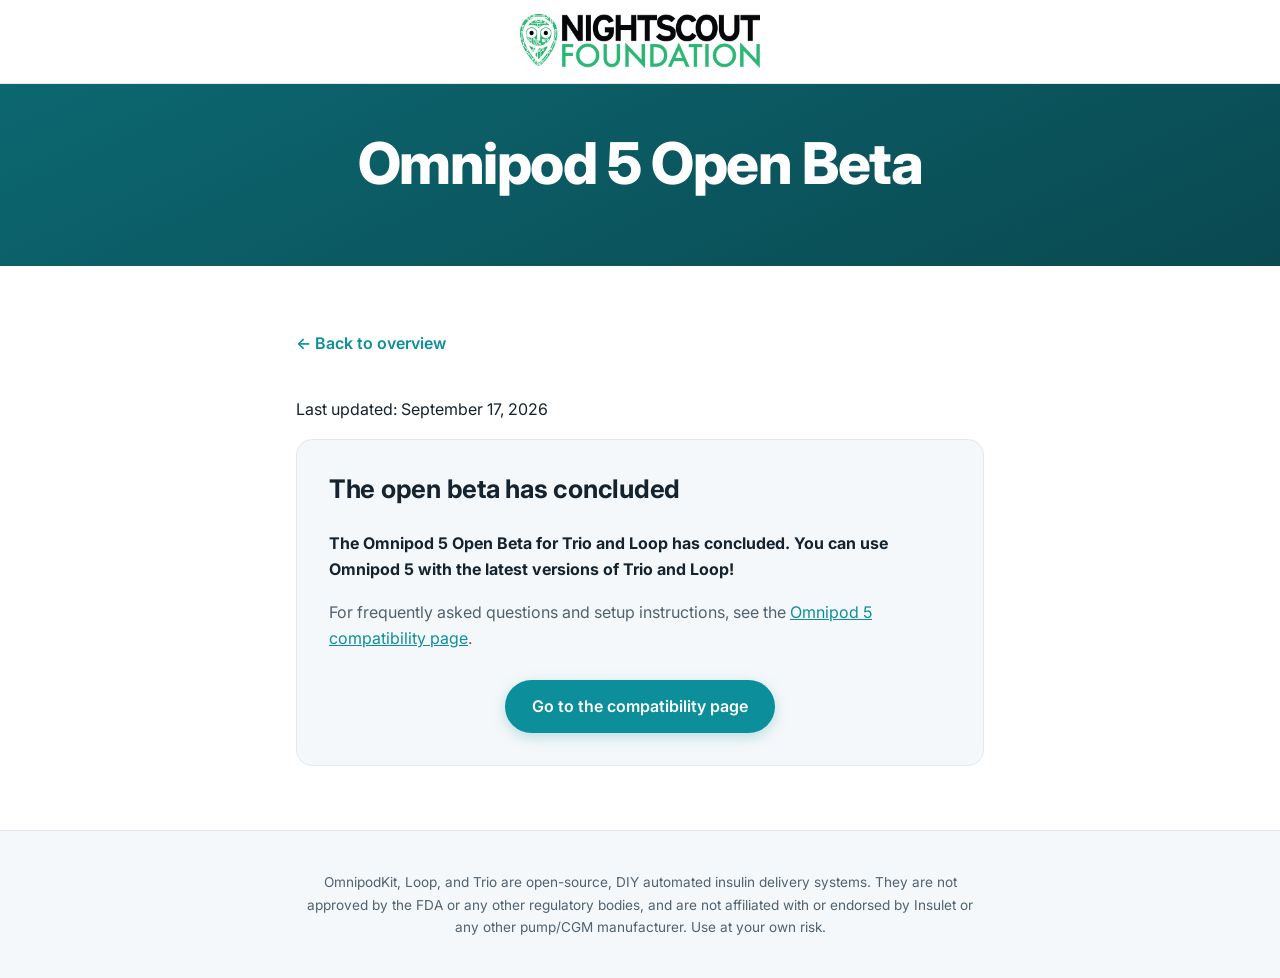
<file: open-beta.html>
<!DOCTYPE html>
<html lang="en">
<head>
  <meta charset="utf-8">
  <meta name="viewport" content="width=device-width, initial-scale=1">
  <title>Omnipod 5 Open Beta for Loop and Trio</title>
  <meta name="description" content="The Omnipod 5 open beta for Loop and Trio has concluded. Omnipod 5 pods work with the latest versions of both apps.">
  <meta name="robots" content="noindex, follow">
  <link rel="canonical" href="https://nightscout.github.io/omnipod-five/compatibility.html">
  <link rel="icon" type="image/x-icon" href="favicon.ico">
  <meta name="theme-color" content="#0c6770">
  <meta property="og:site_name" content="Omnipod 5 Open-Source AID">
  <meta property="og:title" content="Omnipod 5 Open Beta for Loop and Trio">
  <meta property="og:description" content="The Omnipod 5 open beta for Loop and Trio has concluded. Omnipod 5 pods work with the latest versions of both apps.">
  <meta property="og:url" content="https://nightscout.github.io/omnipod-five/open-beta.html">
  <meta property="og:type" content="website">
  <meta property="og:image" content="https://nightscout.github.io/omnipod-five/og-image.png">
  <meta property="og:image:width" content="1200">
  <meta property="og:image:height" content="630">
  <meta property="og:image:alt" content="Nightscout Foundation logo">
  <meta name="twitter:card" content="summary_large_image">
  <meta name="twitter:title" content="Omnipod 5 Open Beta for Loop and Trio">
  <meta name="twitter:description" content="The Omnipod 5 open beta for Loop and Trio has concluded. Omnipod 5 pods work with the latest versions of both apps.">
  <meta name="twitter:image" content="https://nightscout.github.io/omnipod-five/og-image.png">
  <link rel="preconnect" href="https://fonts.googleapis.com">
  <link rel="preconnect" href="https://fonts.gstatic.com" crossorigin>
  <link href="https://fonts.googleapis.com/css2?family=Inter:wght@400;500;600;800&display=swap" rel="stylesheet">
  <link rel="stylesheet" href="style.css">
  <script async src="https://www.googletagmanager.com/gtag/js?id=UA-79494897-1"></script><script>window.dataLayer = window.dataLayer || [];function gtag(){dataLayer.push(arguments);}gtag('js', new Date());gtag('set', 'developer_id.dZjQwMz', true);gtag('config', 'UA-79494897-1');</script>
</head>
<body>
  <div class="topbar">
    <div class="wrap logos">
      <img class="logo-ns" src="https://nightscout.github.io/omnipod-five/logo.png" alt="Nightscout Foundation">
    </div>
  </div>

  <header class="hero subpage">
    <div class="wrap">
      <h1>Omnipod 5 Open Beta</h1>
    </div>
  </header>

  <main class="wrap">
    <a class="back-link" href="index.html">&larr; Back to overview</a>

    <p>Last updated: September 17, 2026</p>

    <section class="callout">
      <h2>The open beta has concluded</h2>
      <p>
        <strong>The Omnipod&nbsp;5 Open Beta for Trio and Loop has concluded. You can use Omnipod&nbsp;5 with the
        latest versions of Trio and Loop!</strong>
      </p>
      <p>
        For frequently asked questions and setup instructions, see the
        <a href="compatibility.html">Omnipod&nbsp;5 compatibility page</a>.
      </p>
      <div class="cta-row">
        <a class="btn" href="compatibility.html">Go to the compatibility page</a>
      </div>
    </section>
  </main>

  <footer class="site-footer">
    <div class="wrap">
      <p class="disclaimer">
        OmnipodKit, Loop, and Trio are open-source, DIY automated insulin
        delivery systems. They are not approved by the FDA or any other regulatory bodies, and are not
        affiliated with or endorsed by Insulet or any other pump/CGM manufacturer. Use at
        your own risk.
      </p>
    </div>
  </footer>
</body>
</html>
</file>
<file: style.css>
:root {
  --bg: #ffffff;
  --bg-soft: #f5f8fa;
  --fg: #15232e;
  --fg-soft: #51626f;
  --accent: #0c8f9b;
  --accent-deep: #0a6f79;
  --brand-1: #0c6770;
  --brand-2: #0a4951;
  --border: #e2e9ed;
  --radius: 16px;
}

* { box-sizing: border-box; }

html { scroll-behavior: smooth; }

/* Avoid a lone word on the last line of headings, questions, and paragraphs. */
h1, h2, h3, .faq-toc a { text-wrap: balance; }
p, li { text-wrap: pretty; }

body {
  margin: 0;
  background: var(--bg);
  color: var(--fg);
  font-family: "Inter", -apple-system, BlinkMacSystemFont, "Segoe UI", Roboto, Helvetica, Arial, sans-serif;
  line-height: 1.65;
  -webkit-font-smoothing: antialiased;
}

.wrap {
  width: 100%;
  max-width: 46rem;
  margin: 0 auto;
  padding: 0 1.5rem;
}

.nowrap { white-space: nowrap; }

/* Partner logo bar */
.topbar {
  background: #fff;
  padding: 0.9rem 0;
  border-bottom: 1px solid var(--border);
}

.logos {
  display: flex;
  flex-wrap: wrap;
  align-items: center;
  justify-content: center;
  gap: 0.75rem 2.75rem;
}

.logos img {
  width: auto;
  vertical-align: middle;
}

.logo-ns { height: 54px; }

/* Hero */
.hero {
  background: linear-gradient(155deg, var(--brand-1) 0%, var(--brand-2) 100%);
  color: #fff;
  padding: 4.5rem 0 4.75rem;
  text-align: center;
}

.kicker {
  font-size: 1rem;
  font-weight: 500;
  color: rgba(255, 255, 255, 0.82);
  max-width: 38rem;
  margin: 0 auto 1.4rem;
}

.hero h1 {
  font-size: clamp(2.4rem, 6vw, 3.6rem);
  font-weight: 800;
  line-height: 1.08;
  margin: 0 auto 2.25rem;
  max-width: 18ch;
  letter-spacing: -0.025em;
}

.cta-row {
  display: flex;
  gap: 0.85rem;
  justify-content: center;
  flex-wrap: wrap;
}

.btn {
  display: inline-block;
  padding: 0.85rem 1.7rem;
  border-radius: 999px;
  font-weight: 600;
  font-size: 1rem;
  text-decoration: none;
  transition: transform 0.12s ease, background 0.12s ease, box-shadow 0.12s ease;
  /* Default appearance (used on light backgrounds, e.g. the compatibility page callout) */
  background: var(--accent);
  color: #fff;
  box-shadow: 0 4px 14px rgba(12, 143, 155, 0.25);
}

.btn:hover { background: var(--accent-deep); }

.btn:active { transform: translateY(1px); }

.btn-primary {
  background: #fff;
  color: var(--brand-1);
  box-shadow: 0 6px 20px rgba(0, 0, 0, 0.18);
}

.btn-primary:hover { background: #f0fbfb; }

.btn-ghost {
  background: transparent;
  box-shadow: none;
  border: 1.5px solid rgba(255, 255, 255, 0.55);
  color: #fff;
}

.btn-ghost:hover { background: rgba(255, 255, 255, 0.14); }

/* Sections */
main.wrap { padding-top: 4rem; padding-bottom: 4rem; }

section + section { margin-top: 3rem; }

h2 {
  font-size: 1.6rem;
  letter-spacing: -0.01em;
  margin: 0 0 1.25rem;
}

/* Large intro statement below the hero (compatibility subpage) */
.lede {
  font-size: 1.35rem;
  font-weight: 600;
  line-height: 1.4;
  letter-spacing: -0.01em;
  margin: 0 0 1.25rem;
}

.about p { font-size: 1.1rem; color: var(--fg-soft); }
.about strong { color: var(--fg); }

a { color: var(--accent); }
.about a { font-weight: 600; }

/* Callout */
.callout {
  background: var(--bg-soft);
  border: 1px solid var(--border);
  border-radius: var(--radius);
  padding: 1.75rem 2rem;
}

.callout > p {
  margin: 0 0 1rem;
  color: var(--fg-soft);
}

.callout > p strong { color: var(--fg); }

.callout ol {
  margin: 0;
  padding-left: 1.25rem;
}

.callout li { margin: 0.5rem 0; }

/* FAQ */
.faq details {
  border: 1px solid var(--border);
  border-radius: var(--radius);
  margin-bottom: 0.75rem;
  background: var(--bg);
  overflow: hidden;
}

.faq summary {
  cursor: pointer;
  padding: 1.1rem 1.25rem;
  font-weight: 600;
  list-style: none;
  display: flex;
  justify-content: space-between;
  align-items: center;
  gap: 1rem;
}

.faq summary::-webkit-details-marker { display: none; }

/* Hover-revealed direct link to a question; margin-left: auto keeps it at
   the right edge, just before the "+" marker. */
.faq summary .faq-link {
  display: inline-flex;
  align-items: center;
  margin-left: auto;
  color: var(--accent);
  opacity: 0;
  transition: opacity 0.12s ease;
}

.faq summary:hover .faq-link,
.faq summary .faq-link:focus-visible { opacity: 1; }

@media (hover: none) {
  .faq summary .faq-link { opacity: 0.45; }
}

/* Chevron marker: points down (v) when closed, up (^) when open. */
.faq summary::after {
  content: "";
  flex: none;
  width: 0.45em;
  height: 0.45em;
  border-right: 2px solid var(--accent);
  border-bottom: 2px solid var(--accent);
  transform: translateY(-25%) rotate(45deg);
  transition: transform 0.2s ease;
}

.faq details[open] summary::after { transform: translateY(25%) rotate(225deg); }

.faq .answer {
  padding: 0 1.25rem 1.1rem;
  color: var(--fg-soft);
}

.faq .answer p { margin: 0.5rem 0; }

.soon {
  font-weight: 600;
  color: var(--accent);
}
/* Subpage */
.hero.subpage { padding: 3rem 0 3.25rem; }

.hero.subpage h1 { margin-bottom: 1.25rem; }

.back-link {
  display: inline-block;
  margin-bottom: 1.5rem;
  font-weight: 600;
  color: var(--accent);
  text-decoration: none;
}

.back-link:hover { text-decoration: underline; }

.stub {
  font-style: italic;
  color: var(--fg-soft);
}

/* FAQ band with side table of contents (compatibility subpage) */
.faq-band {
  border-top: 1px solid var(--border);
  margin-top: 3rem;
  padding: 3rem 0;
}

.faq-inner {
  width: 100%;
  max-width: 60rem;
  margin: 0 auto;
  padding: 0 1.5rem;
}

.faq-layout {
  display: grid;
  grid-template-columns: 15rem 1fr;
  gap: 2.5rem;
  align-items: start;
  margin-top: 1.5rem;
}

.faq-toc { position: sticky; top: 1.5rem; }

.faq-toc h3 {
  font-size: 0.8rem;
  text-transform: uppercase;
  letter-spacing: 0.06em;
  color: var(--fg-soft);
  margin: 0 0 0.75rem;
}

.faq-toc ol {
  list-style: none;
  margin: 0;
  padding: 0;
  border-left: 2px solid var(--border);
}

.faq-toc a {
  display: block;
  padding: 0.4rem 0 0.4rem 1rem;
  margin-left: -2px;
  border-left: 2px solid transparent;
  color: var(--fg-soft);
  text-decoration: none;
  font-weight: 500;
  font-size: 0.95rem;
  line-height: 1.35;
}

.faq-toc a:hover { color: var(--accent); }

.faq-toc a.active {
  color: var(--accent);
  border-left-color: var(--accent);
  font-weight: 600;
}

.faq-group { scroll-margin-top: 1.5rem; }
.faq-group + .faq-group { margin-top: 2.5rem; }

.faq-group h3 {
  font-size: 1.2rem;
  margin: 0 0 1rem;
}

.faq-head {
  display: flex;
  align-items: center;
  justify-content: space-between;
  gap: 0.75rem 1rem;
  flex-wrap: wrap;
}

/* Mini variant of .btn, right-aligned within the FAQ heading. */
.faq-expand-toggle.btn {
  margin-left: auto;
  padding: 0.28rem 0.7rem;
  font-size: 0.72rem;
  font-weight: 600;
  line-height: 1;
  border: 0;
  border-radius: 999px;
  box-shadow: none;
  cursor: pointer;
  white-space: nowrap;
  display: inline-flex;
  align-items: center;
  gap: 0.4em;
}

/* Chevron: points down (v) when collapsed, flips up (^) when expanded. */
.faq-expand-toggle.btn::after {
  content: "";
  width: 0.42em;
  height: 0.42em;
  border-right: 2px solid currentColor;
  border-bottom: 2px solid currentColor;
  transform: translateY(-0.12em) rotate(45deg);
  transition: transform 0.15s ease;
}

.faq-expand-toggle.btn.is-open::after {
  transform: translateY(0.12em) rotate(-135deg);
}

/* Right-aligned actions cluster (search + expand toggle) in the FAQ heading. */
.faq-head-actions {
  margin-left: auto;
  display: inline-flex;
  align-items: center;
  gap: 0.6rem;
  flex-wrap: wrap;
}

.faq-head-actions .faq-expand-toggle.btn { margin-left: 0; }

.faq-search-input {
  font-family: inherit;
  font-weight: 400;
  font-size: 0.85rem;
  padding: 0.4rem 0.85rem;
  border: 1px solid var(--border);
  border-radius: 999px;
  background: #fff;
  color: var(--fg);
  min-width: 14rem;
  transition: border-color 0.15s ease, box-shadow 0.15s ease;
}

.faq-search-input::placeholder { color: var(--fg-soft); }

.faq-search-input:focus {
  outline: none;
  border-color: var(--accent);
  box-shadow: 0 0 0 3px rgba(12, 143, 155, 0.15);
}

.faq-no-results {
  color: var(--fg-soft);
  margin-top: 1rem;
}

@media (max-width: 40rem) {
  .faq-head-actions { width: 100%; }
  .faq-search-input { flex: 1 1 auto; min-width: 0; }
}

@media (max-width: 52rem) {
  .faq-layout { grid-template-columns: 1fr; gap: 1.25rem; }
  .faq-toc { position: static; }
  .faq-toc ol {
    display: flex;
    flex-wrap: wrap;
    gap: 0.5rem;
    border-left: 0;
  }
  .faq-toc a {
    margin-left: 0;
    padding: 0.35rem 0.75rem;
    border: 1px solid var(--border);
    border-radius: 999px;
  }
  .faq-toc a.active { border-color: var(--accent); }
}

/* Warning callout (compatibility subpage) */
.warning {
  background: #fff8e6;
  border: 1px solid #f0d68a;
  border-left: 4px solid #e0a800;
  border-radius: var(--radius);
  padding: 1.25rem 1.5rem;
  margin-top: 1.5rem;
  color: var(--fg);
}

.warning-title {
  margin: 0 0 0.5rem;
  font-weight: 700;
  font-size: 1.1rem;
  text-transform: uppercase;
  letter-spacing: 0.03em;
  color: var(--fg-soft);
}

.warning p { margin: 0 0 0.75rem; }
.warning ol { margin: 0; padding-left: 1.25rem; }
.warning li { margin: 0.5rem 0; }

/* Button rows below warning/callout text */
.warning .cta-row,
.callout .cta-row {
  padding: 0.75rem 0 0.25rem;
}

/* Setup instructions band (compatibility subpage) */
.setup-band {
  border-top: 1px solid var(--border);
  padding: 3rem 0 1rem;
}

.setup-band > .wrap > h2 { margin-bottom: 1.5rem; }

/* Footer */
.site-footer {
  border-top: 1px solid var(--border);
  padding: 2.5rem 0;
  background: var(--bg-soft);
}

.disclaimer {
  font-size: 0.85rem;
  color: var(--fg-soft);
  margin: 0;
  text-align: center;
}
</file>
